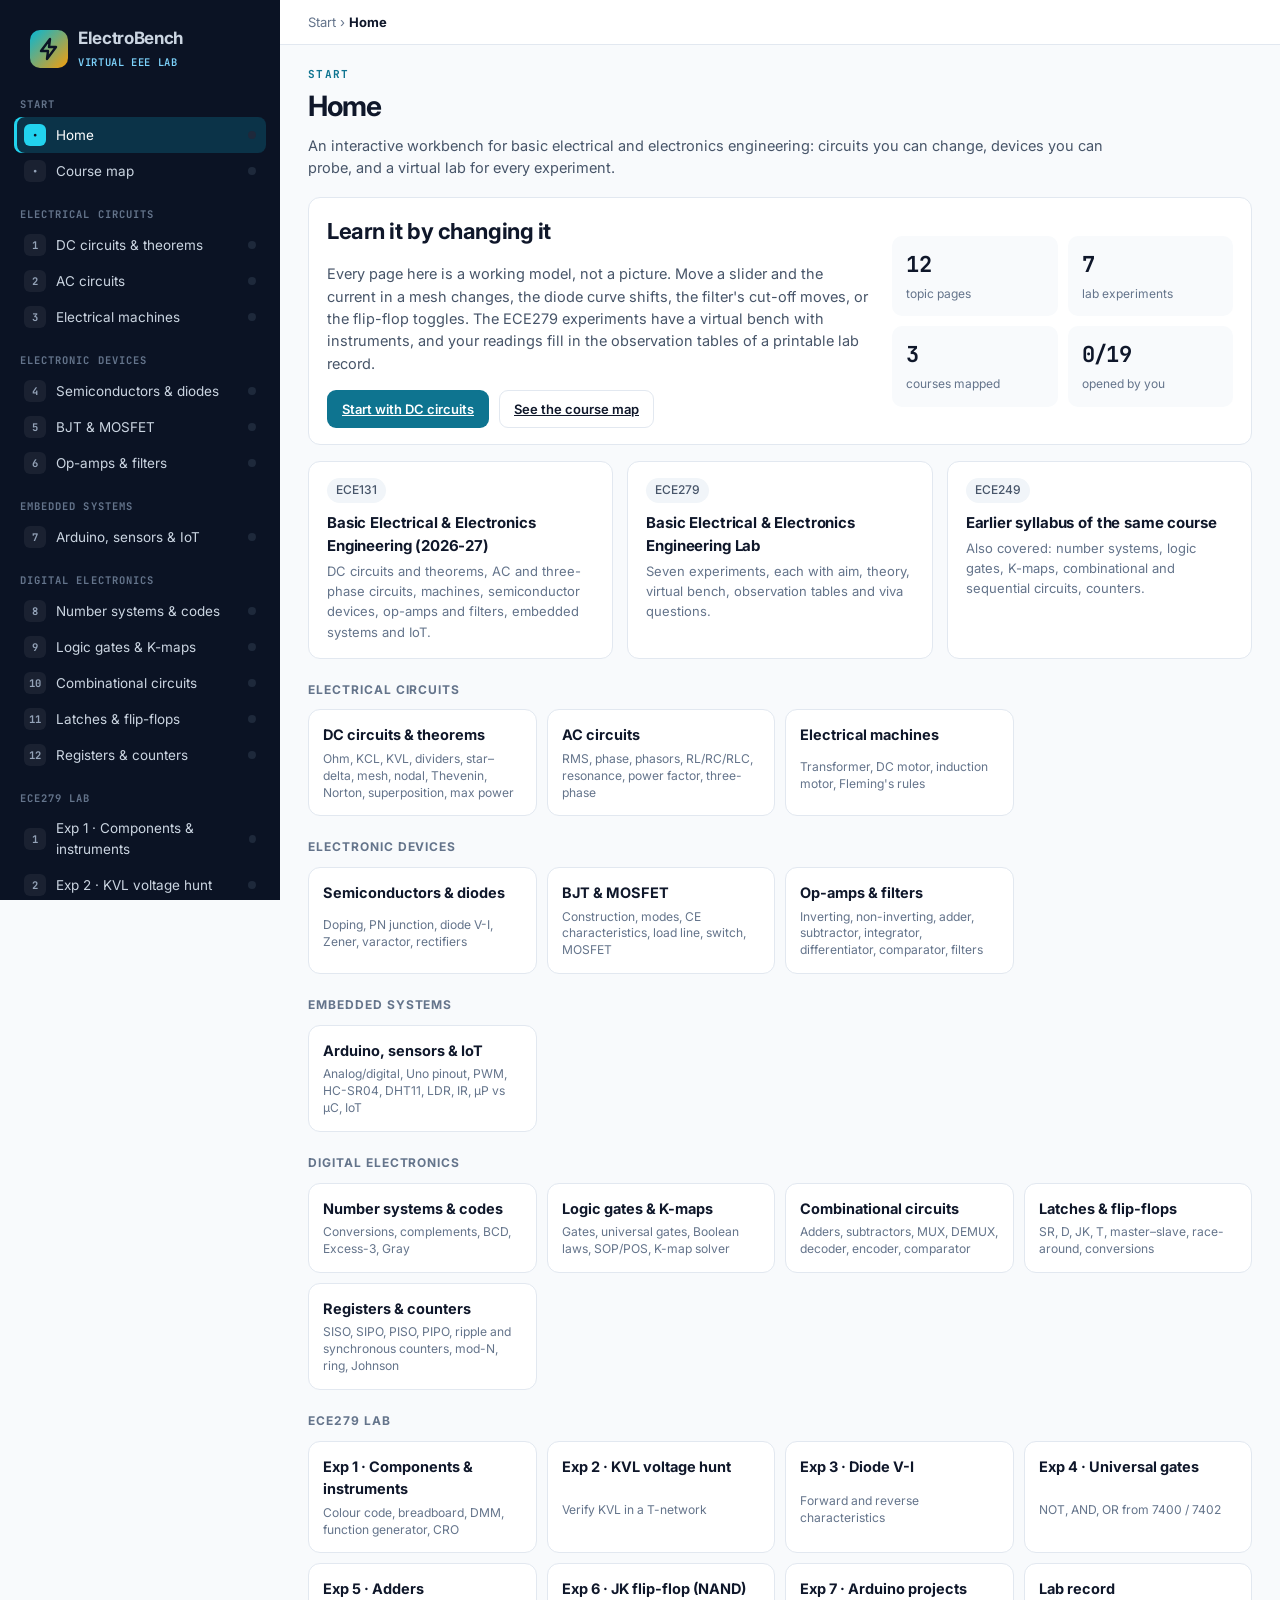
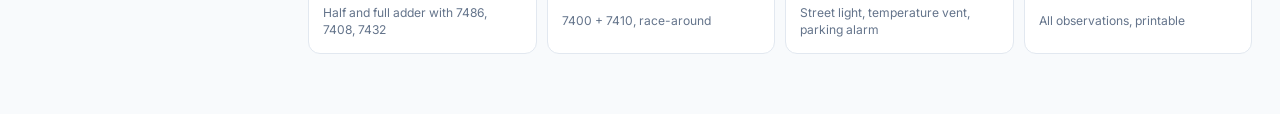
<file: index.html>
<!DOCTYPE html>
<html lang="en">
<head>
    <meta charset="UTF-8">
    <meta name="viewport" content="width=device-width, initial-scale=1.0">
    <title>ElectroBench | A virtual electrical and electronics lab</title>
    <meta name="description" content="ElectroBench is a virtual electrical and electronics lab in the browser: circuit theorems, AC phasors, diodes, transistors, op-amps, logic gates, K-maps, flip-flops, counters, Arduino projects and seven lab experiments with a multimeter and oscilloscope.">
    <meta name="theme-color" content="#0b1324">
    <link rel="icon" href="assets/favicon.svg" type="image/svg+xml">
    <link rel="preconnect" href="https://fonts.googleapis.com">
    <link rel="preconnect" href="https://fonts.gstatic.com" crossorigin>
    <link href="https://fonts.googleapis.com/css2?family=Inter:wght@400;500;600;700;800&family=JetBrains+Mono:wght@400;500;700&display=swap" rel="stylesheet">
    <link rel="stylesheet" href="css/style.css">
    <link rel="stylesheet" href="css/pages.css">
</head>
<body>
    <noscript><p style="padding:20px">ElectroBench is an interactive lab, so it needs JavaScript turned on.</p></noscript>
    <div class="shell">
        <aside class="side" id="side" aria-label="Topics">
            <a class="brand" href="#/home">
                <span class="brand__logo"><svg viewBox="0 0 24 24" aria-hidden="true"><path d="M13 2 4 14h7l-1 8 9-12h-7z"/></svg></span>
                <span><b>ElectroBench</b><small>VIRTUAL EEE LAB</small></span>
            </a>
            <nav id="nav"></nav>
        </aside>
        <div class="main">
            <header class="topbar">
                <button type="button" class="topbar__menu" id="menu-button" aria-controls="side" aria-expanded="false">☰ Topics</button>
                <div class="crumbs" id="crumbs"></div>
                <div class="topbar__tags" id="tags"></div>
            </header>
            <main class="page" id="page" tabindex="-1"></main>
        </div>
    </div>
    <script type="module" src="js/main.js"></script>
</body>
</html>
</file>
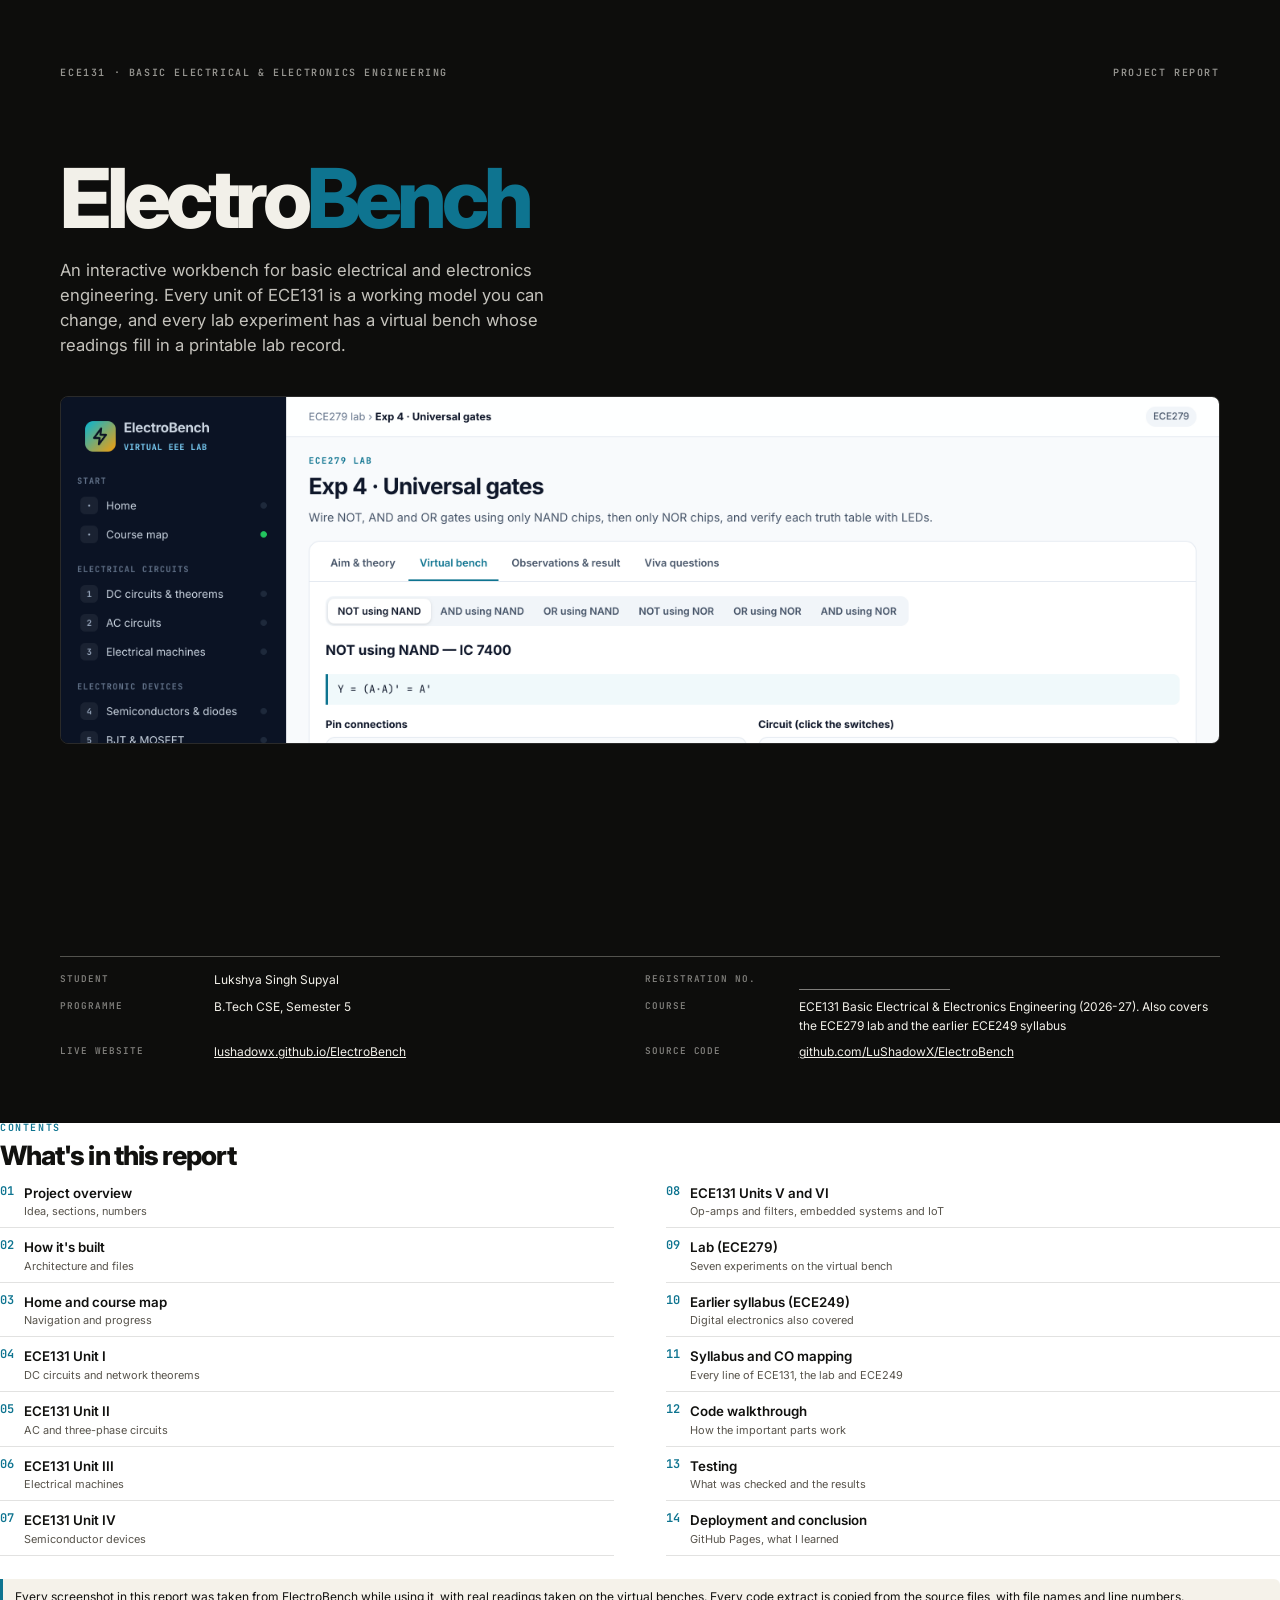
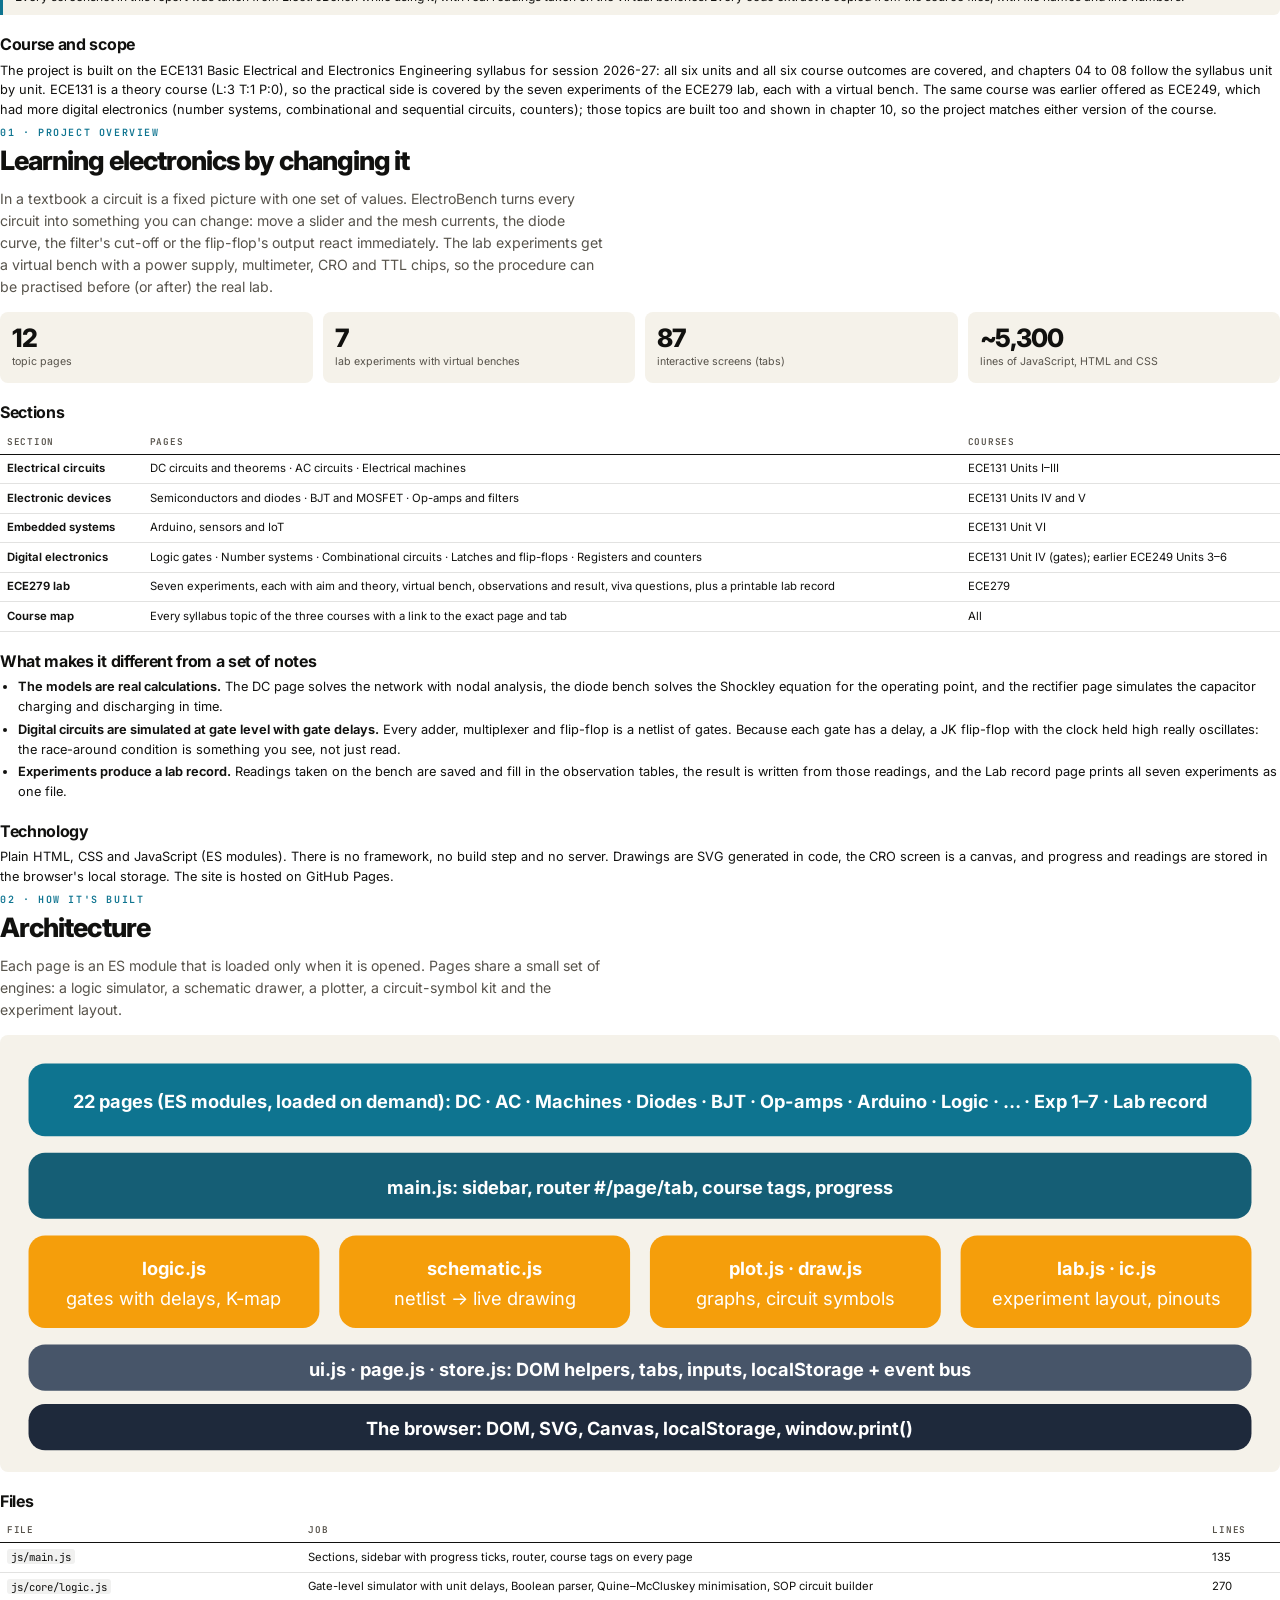
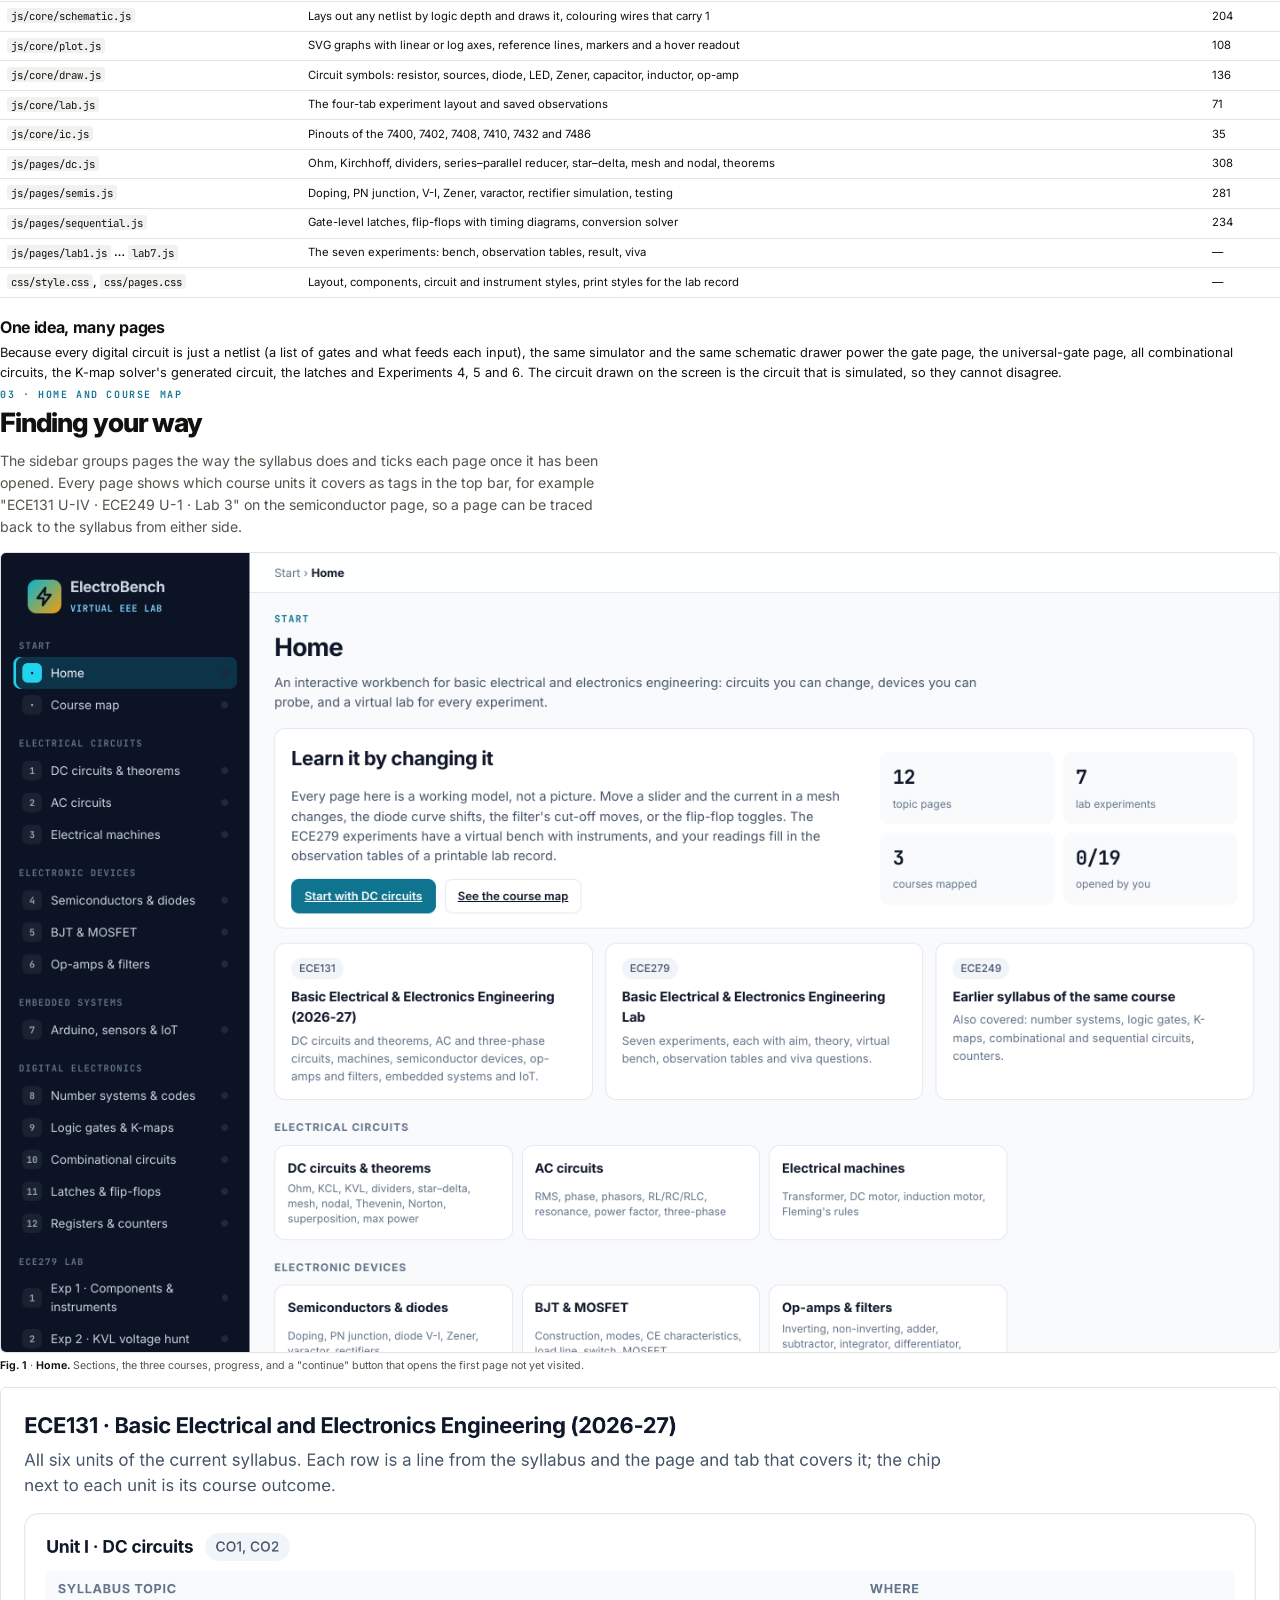
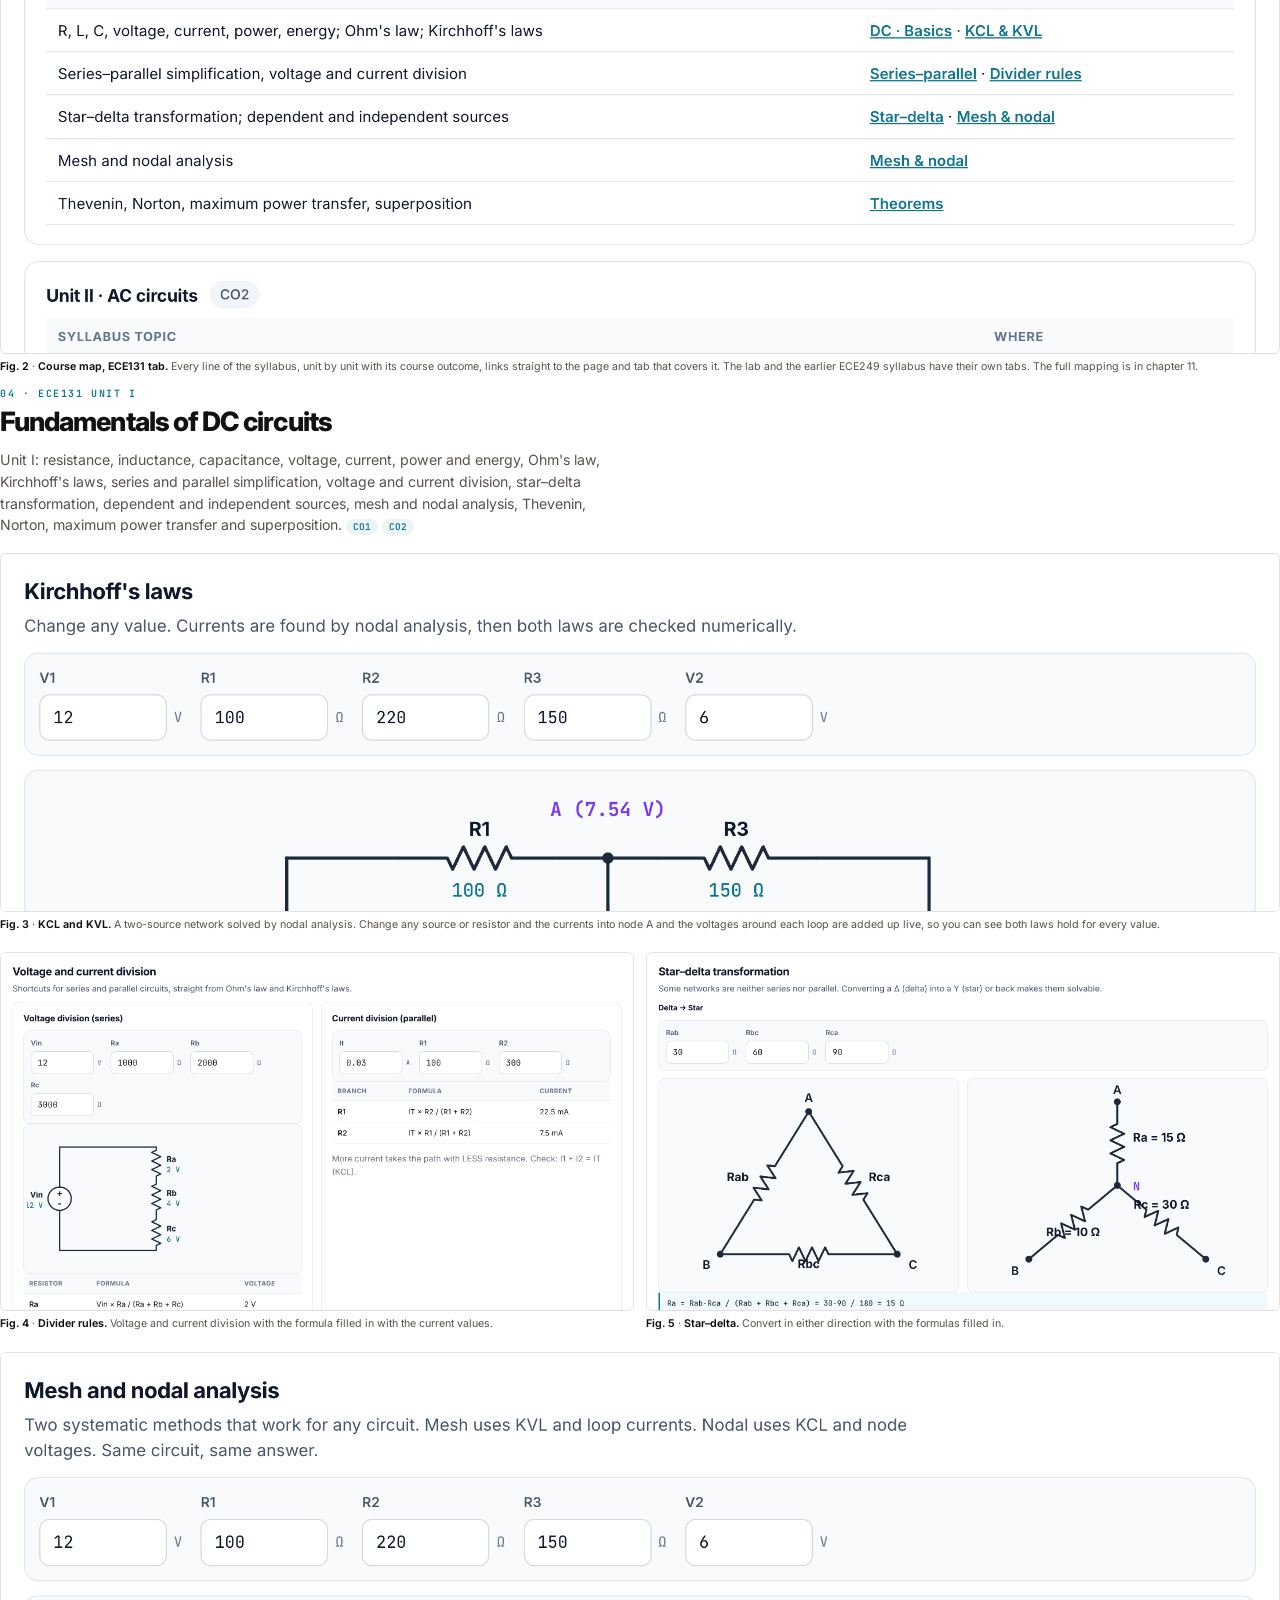
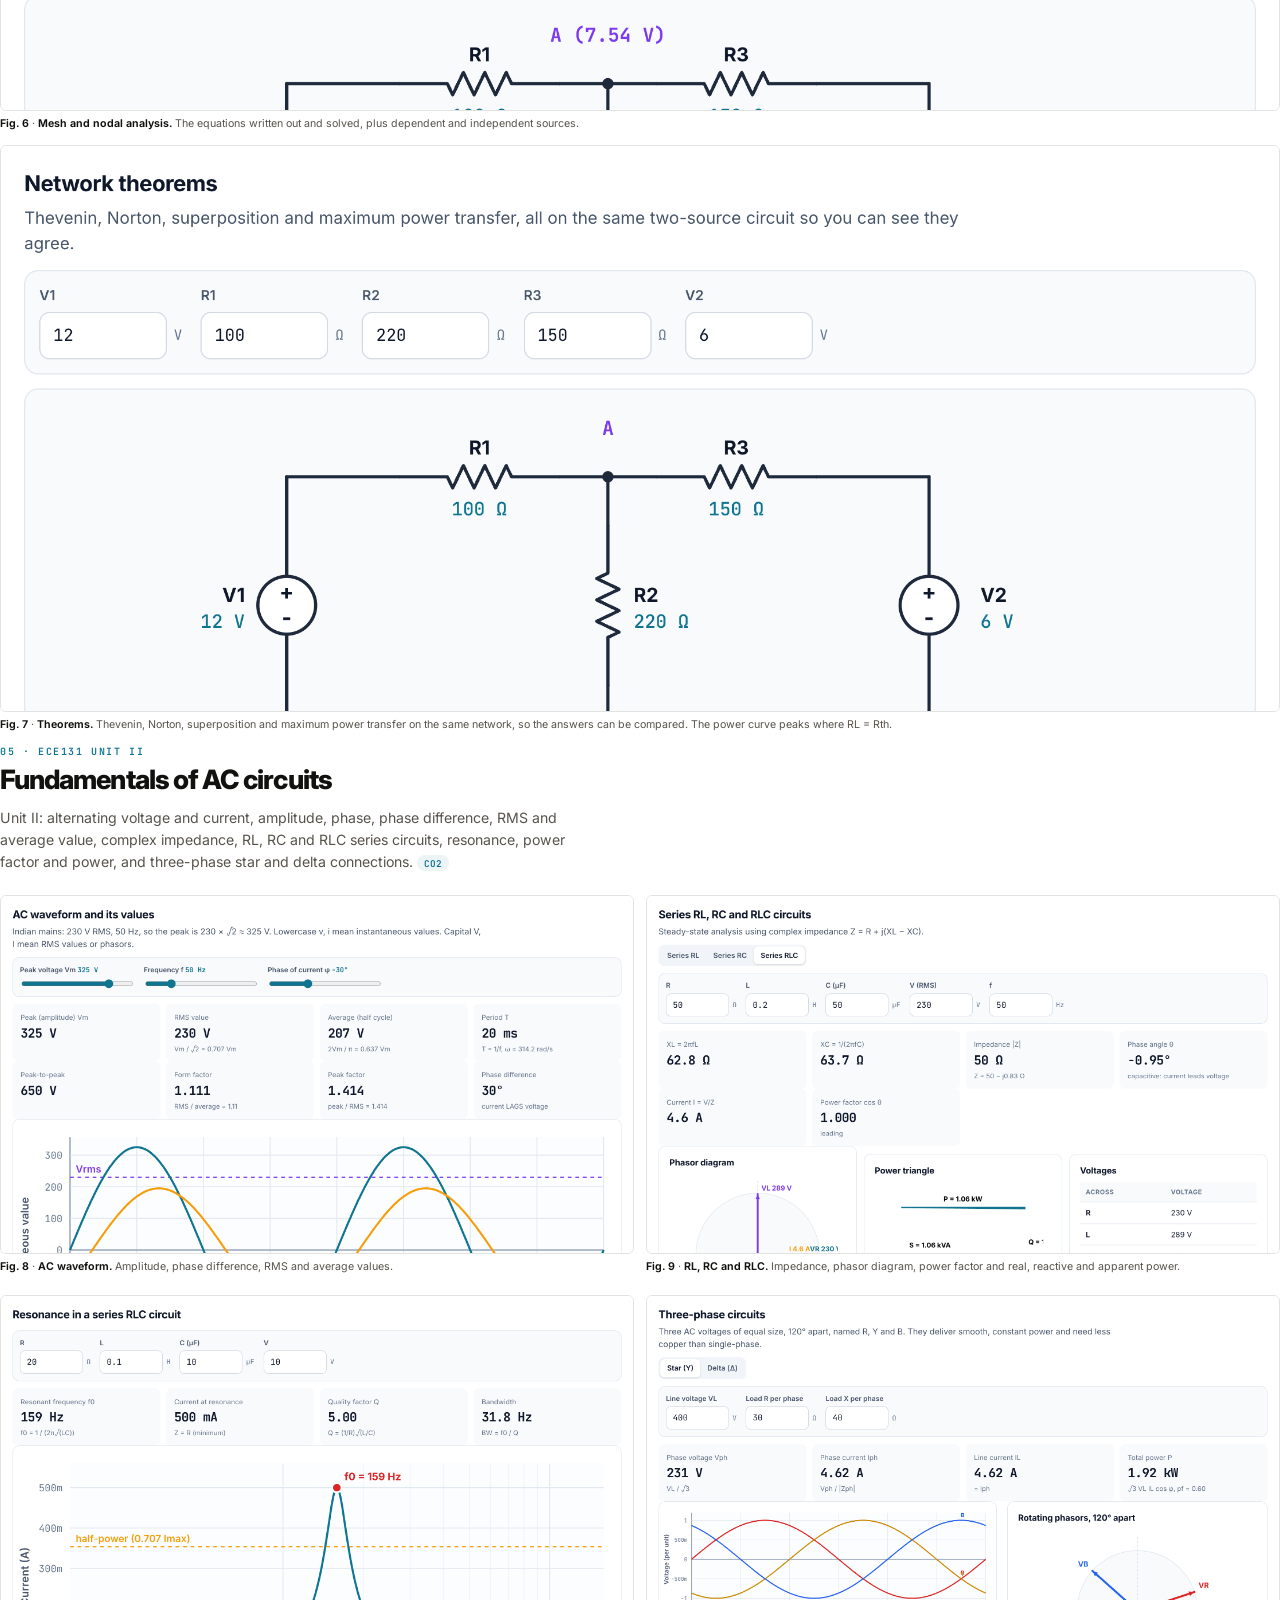
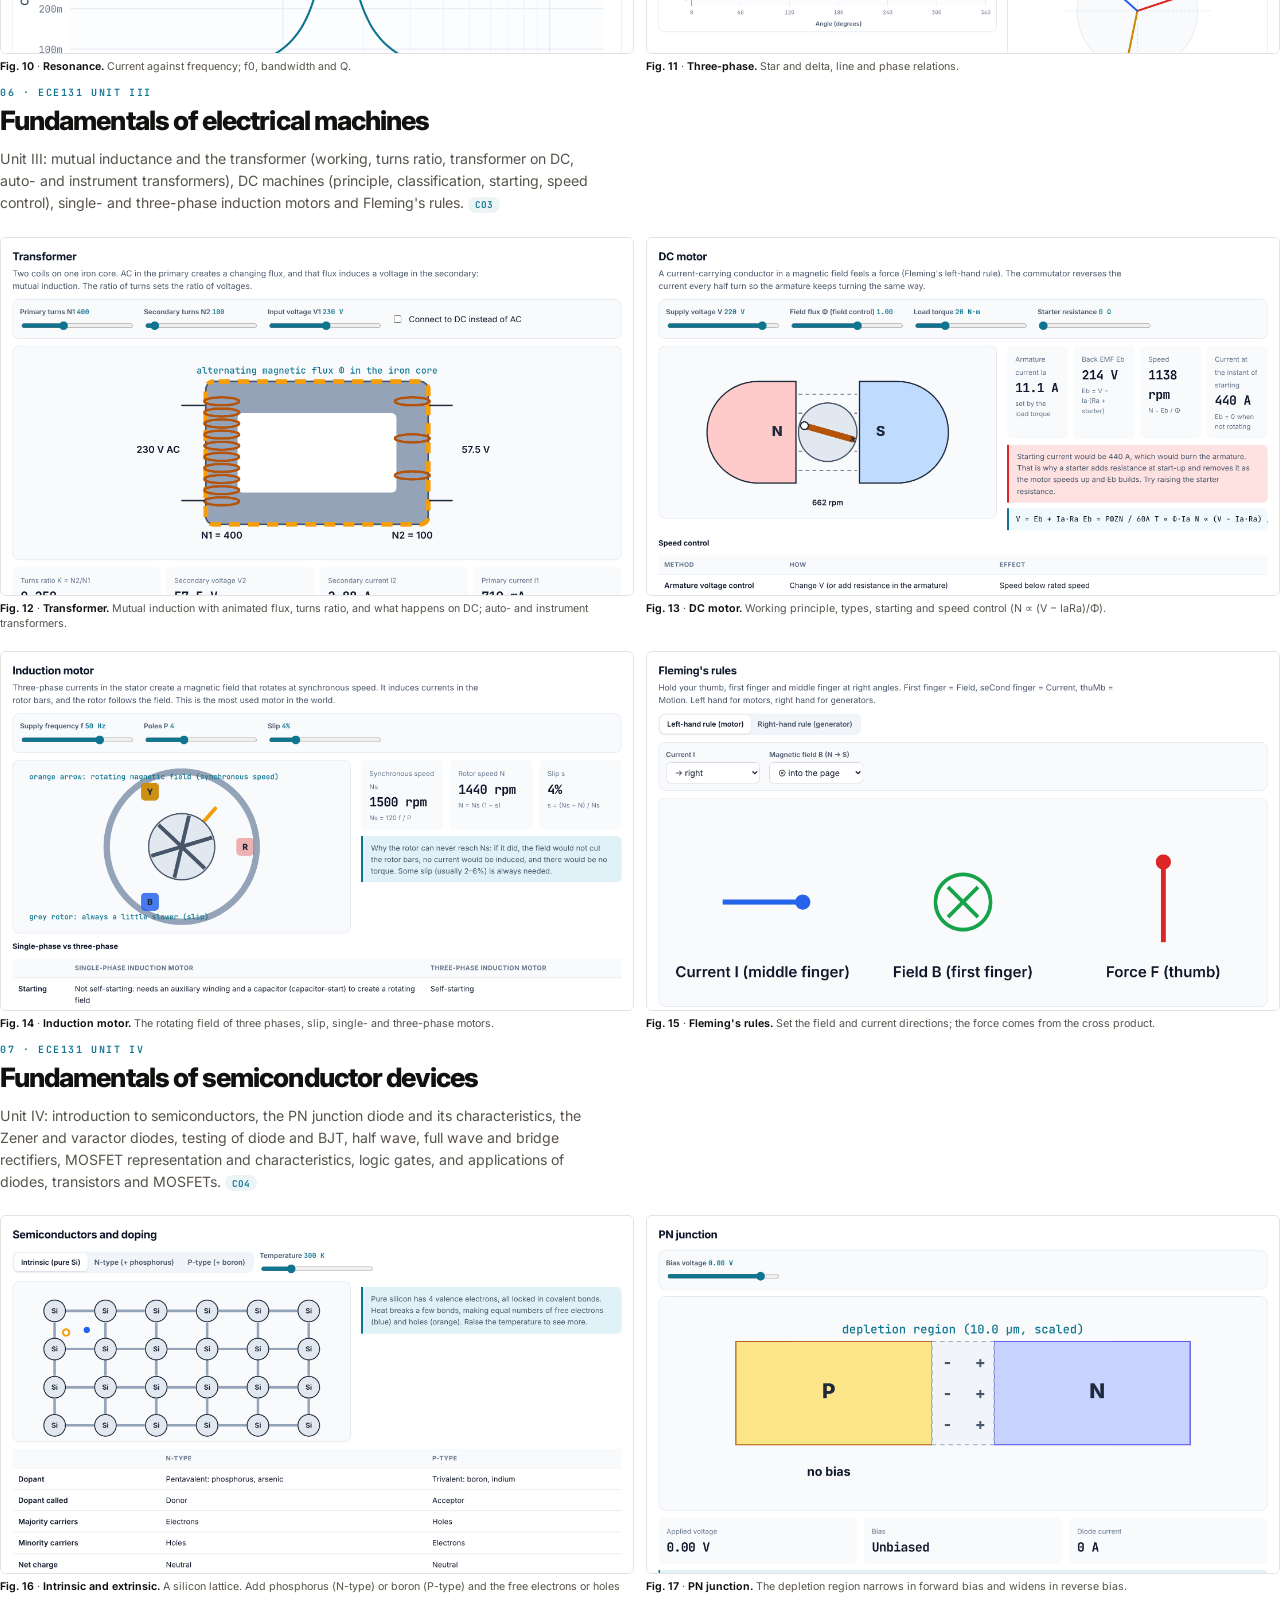
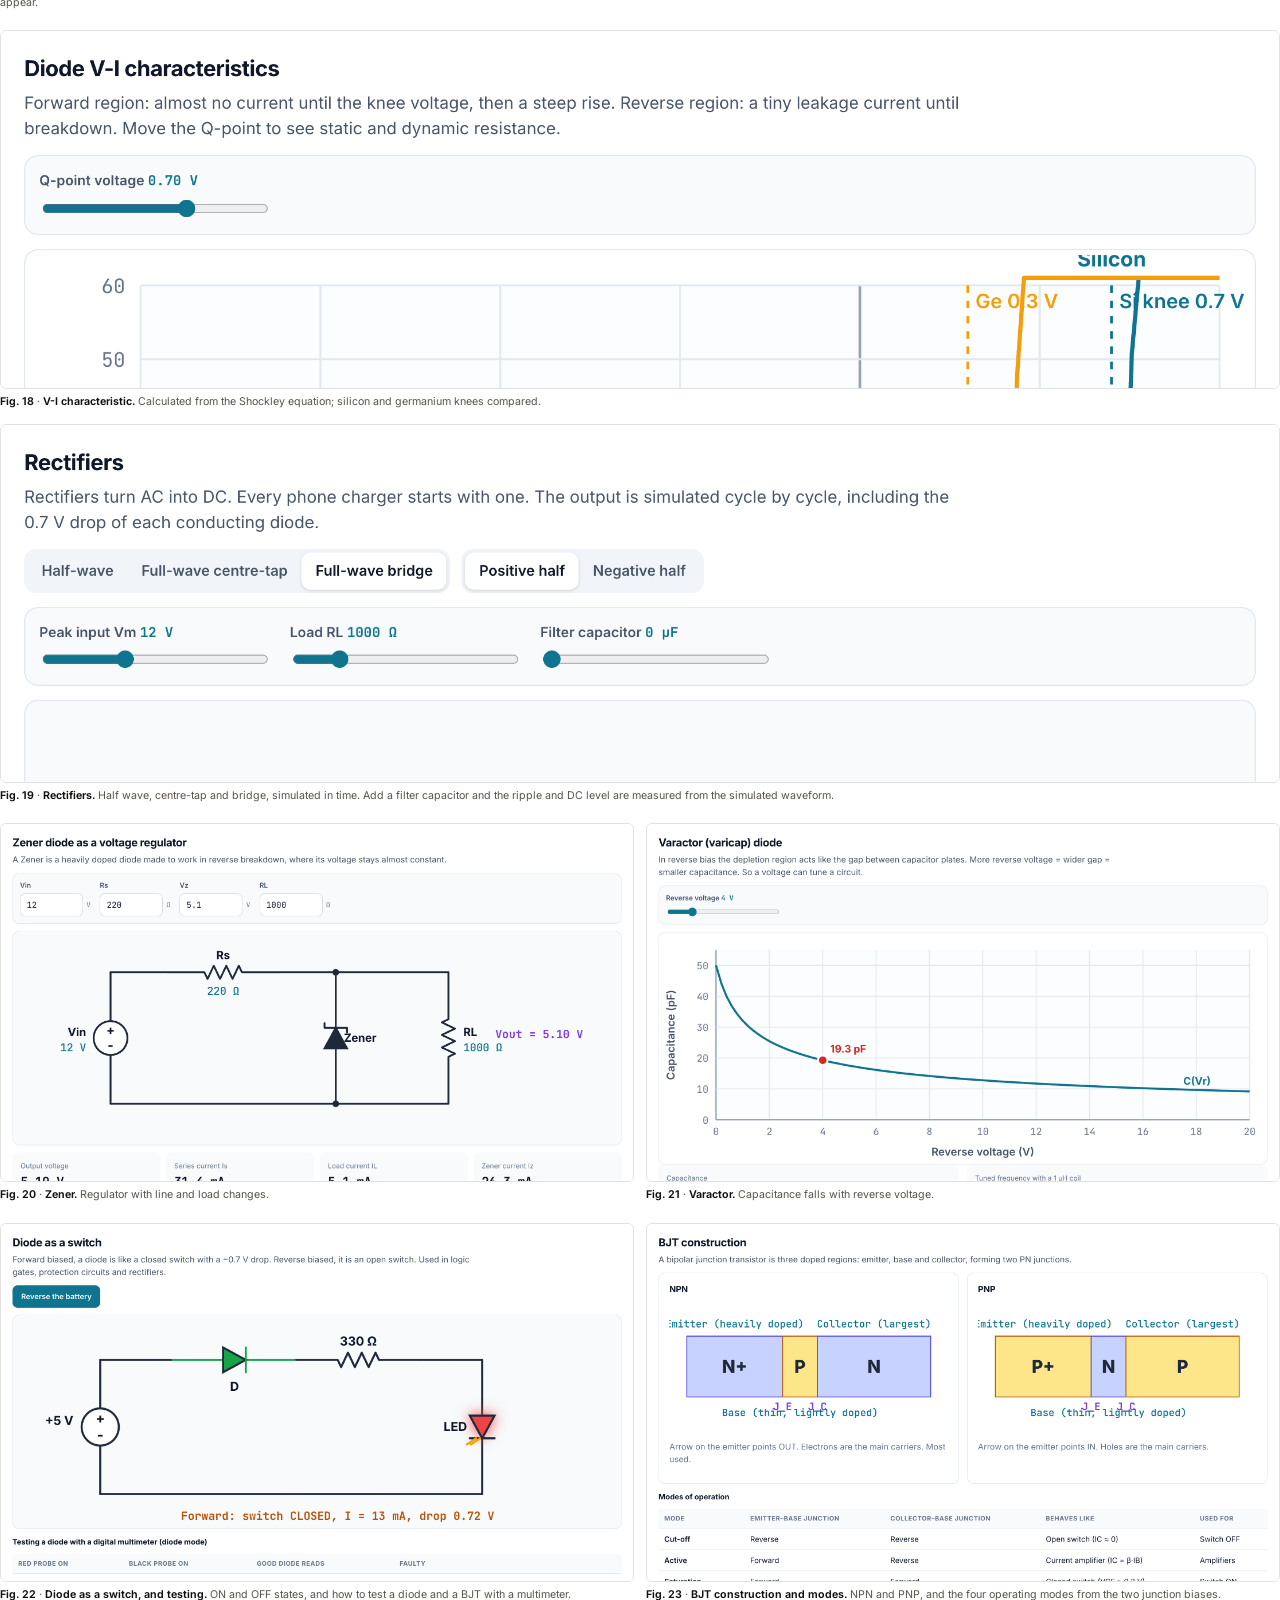
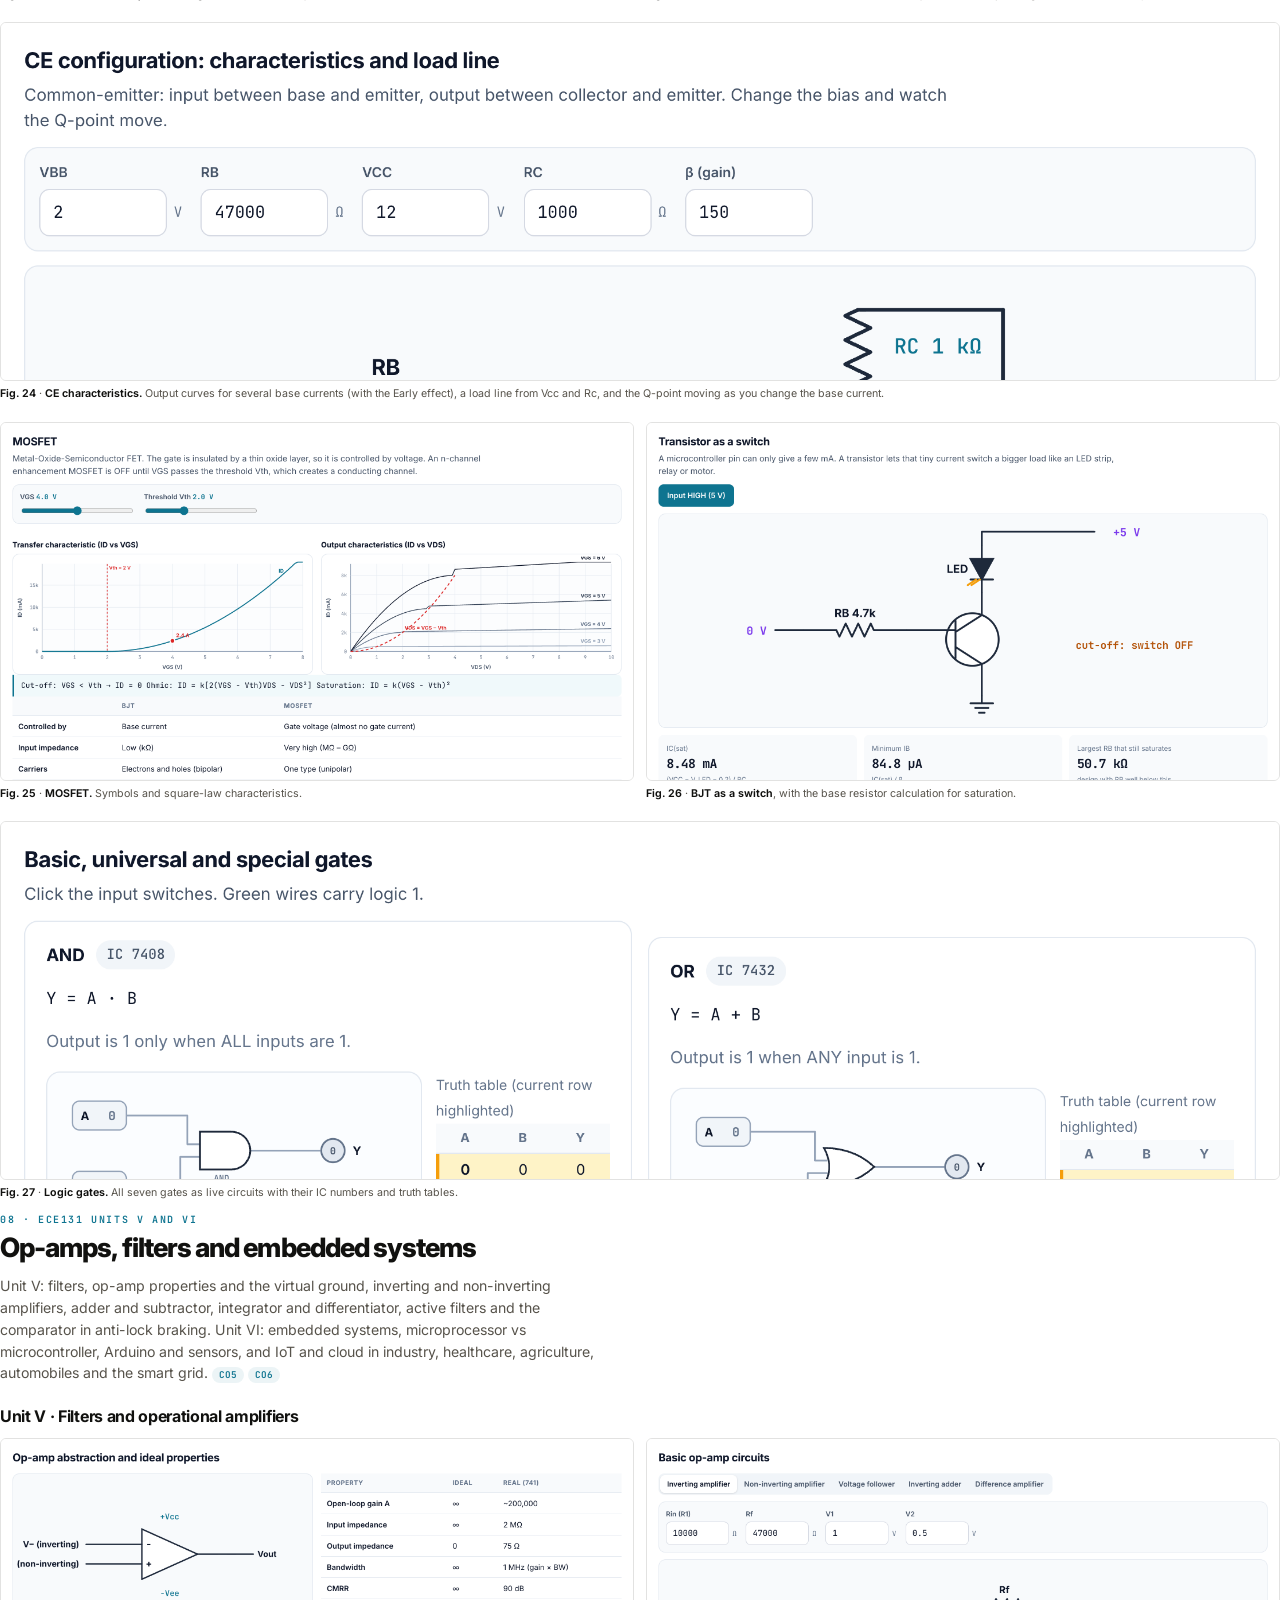
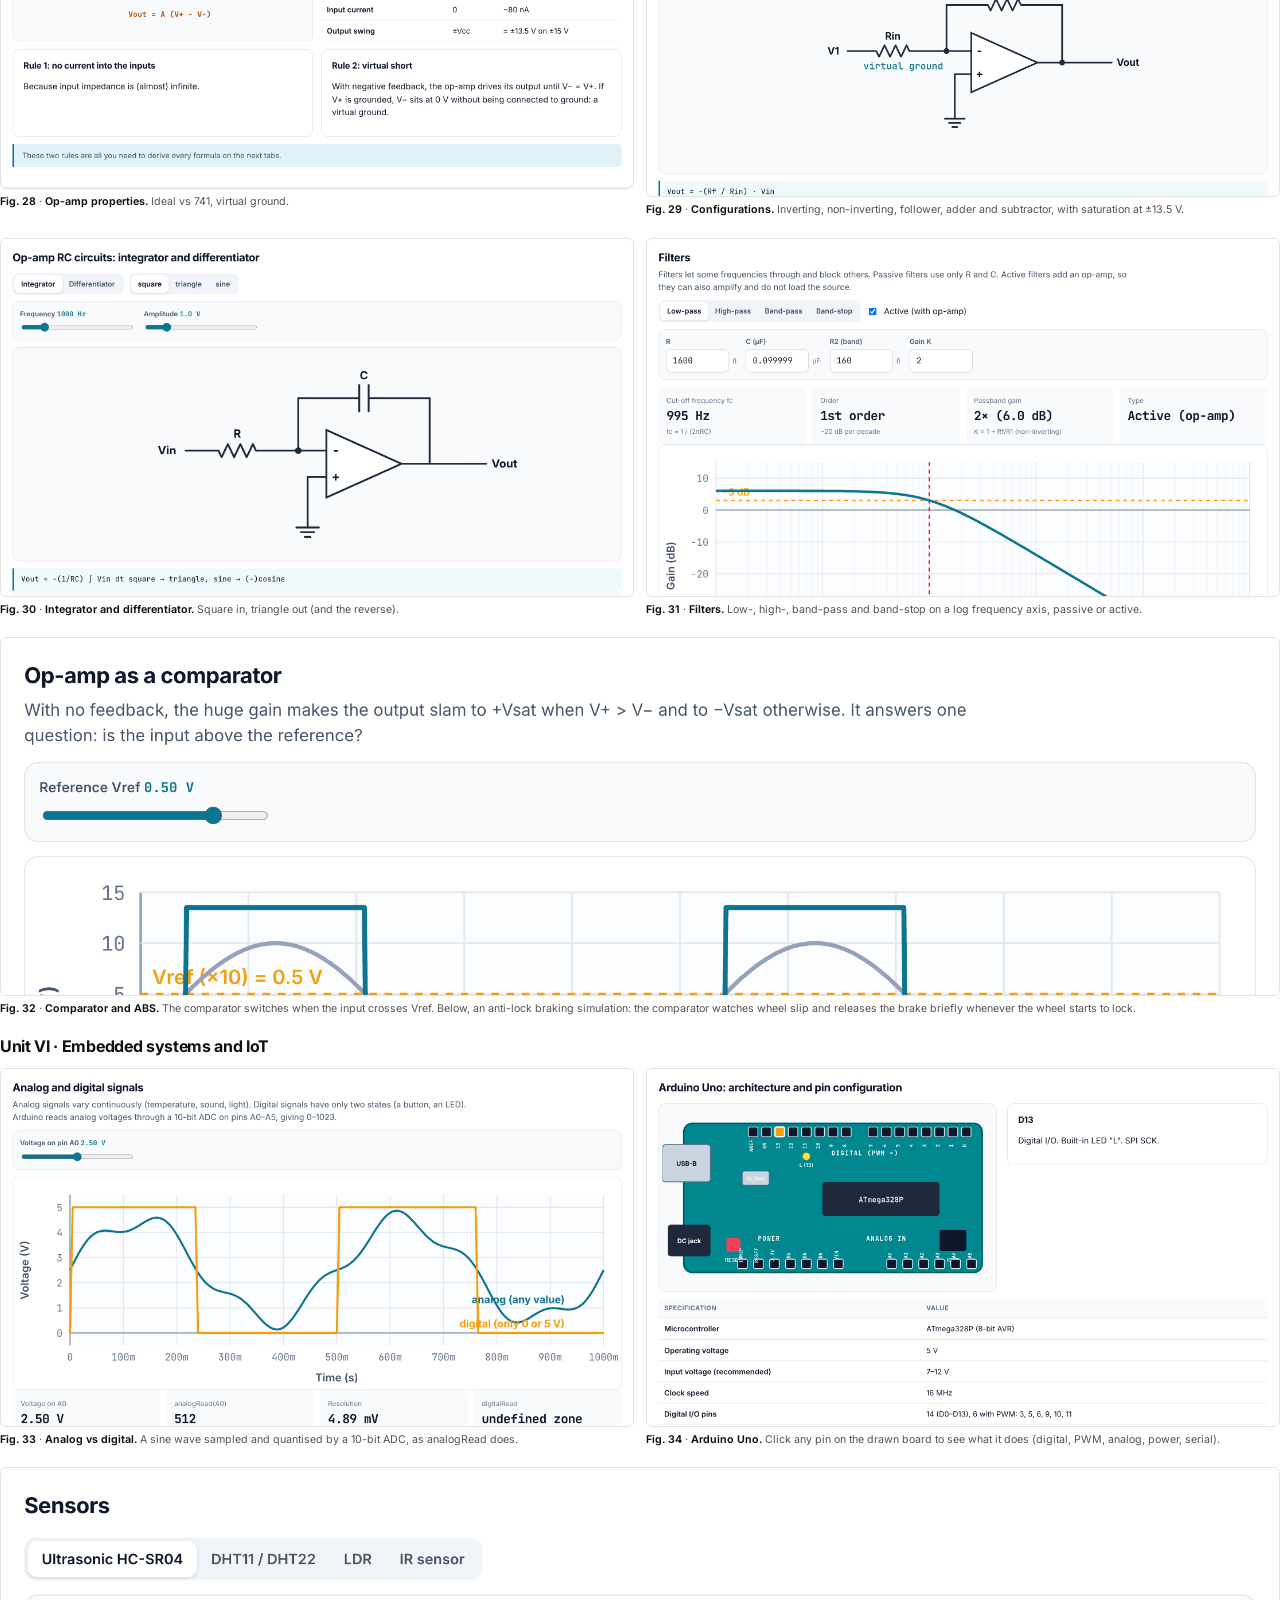
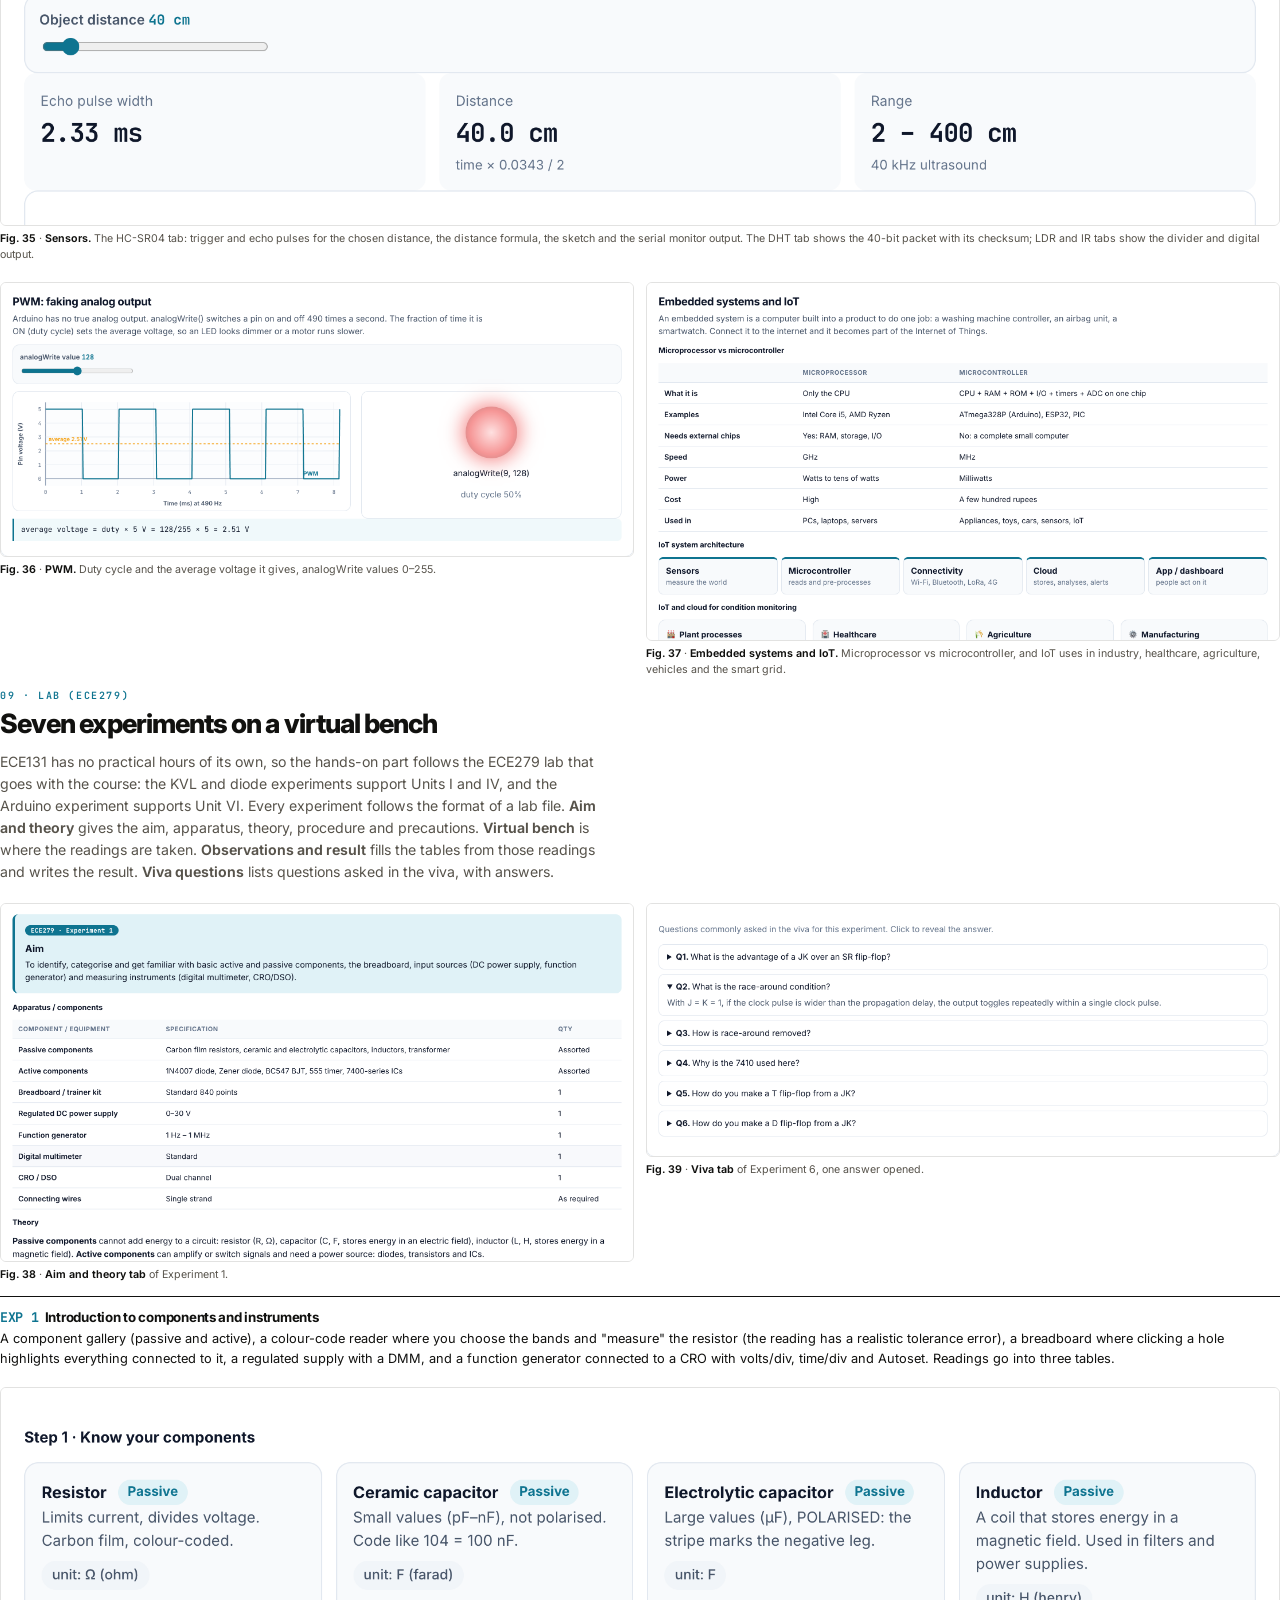
<file: docs/ElectroBench_Report.html>
<!DOCTYPE html>
<html lang="en">
<head>
<meta charset="UTF-8">
<title>ElectroBench | ECE249 · ECE279 · ECE131 Project Report</title>
<link href="https://fonts.googleapis.com/css2?family=Inter:wght@400;500;600;700;800&family=JetBrains+Mono:wght@400;600&display=swap" rel="stylesheet">
<style>
    :root { --ink: #11110f; --muted: #57534b; --faint: #8e897e; --line: #11110f1f; --accent: #0e7490; --paper: #f5f2ea; --code: #1b1b19; --green: #2f7a46; }
    @page { size: A4; margin: 15mm 14mm 16mm; }
    @page :first { margin: 0; }
    * { box-sizing: border-box; }
    html { -webkit-print-color-adjust: exact; print-color-adjust: exact; }
    body { margin: 0; color: var(--ink); font: 9.6pt/1.55 'Inter', -apple-system, 'Segoe UI', sans-serif; }
    h1, h2, h3, h4 { letter-spacing: -0.02em; line-height: 1.2; break-after: avoid; }
    h2 { margin: 0 0 12px; font-size: 20pt; font-weight: 800; letter-spacing: -0.035em; }
    h3 { margin: 20px 0 6px; font-size: 12pt; font-weight: 700; }
    h4 { margin: 14px 0 4px; font-size: 10pt; font-weight: 700; }
    p { margin: 0 0 8px; }
    a { color: var(--ink); }
    ul, ol { margin: 4px 0 10px; padding-left: 18px; }
    li { margin-bottom: 3px; }
    code { padding: 0.5px 4px; background: #11110f0f; border-radius: 3px; font: 8pt 'JetBrains Mono', ui-monospace, monospace; }
    b, strong { font-weight: 650; }

    .chapter { break-before: page; }
    .kicker { margin: 0 0 6px; color: var(--accent); font: 600 7.5pt/1 'JetBrains Mono', monospace; letter-spacing: 0.16em; text-transform: uppercase; }
    .lead { max-width: 160mm; margin-bottom: 14px; color: var(--muted); font-size: 10.6pt; line-height: 1.55; }

    table { width: 100%; margin: 8px 0 14px; border-collapse: collapse; font-size: 8.5pt; }
    th, td { padding: 5.5px 7px; text-align: left; vertical-align: top; border-bottom: 1px solid var(--line); }
    thead th { color: var(--muted); font: 600 7pt/1.3 'JetBrains Mono', monospace; letter-spacing: 0.08em; text-transform: uppercase; border-bottom: 1.5px solid var(--ink); }
    tbody th { font-weight: 650; }
    tr { break-inside: avoid; }
    .t-topics tbody th { width: 27%; }
    .t-topics td:last-child { width: 13%; color: var(--accent); font: 600 7.6pt 'JetBrains Mono', monospace; white-space: nowrap; }
    .ok { color: var(--green); font-weight: 700; }

    figure { margin: 6px 0 14px; break-inside: avoid; }
    figure img { display: block; width: 100%; border: 1px solid var(--line); border-radius: 6px; }
    figcaption { margin-top: 5px; color: var(--muted); font-size: 8pt; line-height: 1.45; }
    figcaption b { color: var(--ink); }
    .grid2 { display: grid; grid-template-columns: 1fr 1fr; gap: 0 12px; align-items: start; }
    .grid3 { display: grid; grid-template-columns: repeat(3, 1fr); gap: 0 10px; align-items: start; }
    .grid4 { display: grid; grid-template-columns: repeat(4, 1fr); gap: 0 10px; align-items: start; }
    .fig-phone { max-width: 70mm; }
    .fig-phone img { max-height: 125mm; object-fit: cover; object-position: top; }
    .fig-tall img { max-height: 150mm; object-fit: cover; object-position: top; }
    .fig-short img { max-height: 95mm; object-fit: cover; object-position: top; }

    pre { margin: 6px 0 12px; padding: 10px 12px; overflow: hidden; color: #ecebe6; background: var(--code); border-radius: 6px; font: 7.4pt/1.5 'JetBrains Mono', ui-monospace, monospace; white-space: pre-wrap; break-inside: avoid; }
    pre .file { display: block; margin-bottom: 6px; color: #7dd3e6; font-weight: 600; }
    .walk { display: grid; grid-template-columns: 1.15fr 1fr; gap: 14px; align-items: start; break-inside: avoid; margin-bottom: 6px; }
    .walk pre { margin-top: 0; }
    .walk p, .walk li { font-size: 8.8pt; }
    .tags { margin: 6px 0 0; }
    .tag { display: inline-block; margin: 0 4px 4px 0; padding: 1.5px 7px; color: var(--accent); background: #0e749014; border-radius: 99px; font: 600 7pt 'JetBrains Mono', monospace; }

    .note { margin: 8px 0 12px; padding: 9px 12px; background: var(--paper); border-left: 3px solid var(--accent); border-radius: 0 6px 6px 0; font-size: 9pt; }
    .stats { display: grid; grid-template-columns: repeat(4, 1fr); gap: 10px; margin: 12px 0 16px; }
    .stat { padding: 12px; background: var(--paper); border-radius: 8px; }
    .stat b { display: block; font-size: 19pt; font-weight: 800; letter-spacing: -0.04em; line-height: 1.1; }
    .stat span { color: var(--muted); font-size: 8pt; }
    .co-cards { display: grid; grid-template-columns: repeat(3, 1fr); gap: 8px; margin: 10px 0 14px; }
    .co-card { padding: 10px 11px; background: var(--paper); border-radius: 8px; font-size: 8.4pt; break-inside: avoid; }
    .co-card b { display: block; margin-bottom: 2px; color: var(--accent); font: 700 8.5pt 'JetBrains Mono', monospace; }
    .co-card em { display: block; margin-top: 5px; color: var(--muted); font-style: normal; font-size: 7.8pt; }
    .prac { padding: 12px 0 4px; border-top: 1.5px solid var(--ink); break-inside: avoid; }
    .prac h4 { margin: 0 0 4px; }
    .prac h4 span { color: var(--accent); font-family: 'JetBrains Mono', monospace; margin-right: 6px; }
    .toc { columns: 2; column-gap: 14mm; margin-top: 10px; padding: 0; list-style: none; }
    .toc li { display: flex; gap: 10px; margin-bottom: 9px; padding-bottom: 7px; border-bottom: 1px solid var(--line); break-inside: avoid; font-size: 10pt; font-weight: 600; }
    .toc li span { color: var(--accent); font: 600 9pt 'JetBrains Mono', monospace; }
    .toc li small { display: block; color: var(--muted); font-weight: 400; font-size: 8.2pt; }

    /* cover */
    .cover { position: relative; height: 297mm; padding: 18mm 16mm 16mm; overflow: hidden; color: #f2f0e9; background: #0d0d0c; break-after: page; }
    .cover__top { display: flex; justify-content: space-between; color: #f2f0e999; font: 600 7.5pt/1 'JetBrains Mono', monospace; letter-spacing: 0.16em; text-transform: uppercase; }
    .cover h1 { margin: 22mm 0 6mm; font-size: 62pt; font-weight: 800; letter-spacing: -0.06em; line-height: 0.9; }
    .cover h1 span { color: var(--accent); }
    .cover__sub { max-width: 140mm; margin: 0 0 10mm; color: #f2f0e9cc; font-size: 12.5pt; line-height: 1.5; }
    .cover__shot { width: 100%; height: 92mm; object-fit: cover; object-position: top; border-radius: 8px; border: 1px solid #ffffff1f; }
    .cover dl { position: absolute; left: 16mm; right: 16mm; bottom: 16mm; display: grid; grid-template-columns: 38mm 1fr 38mm 1fr; gap: 8px 10px; margin: 0; padding-top: 14px; border-top: 1px solid #f2f0e94d; font-size: 9pt; }
    .cover dt { color: #f2f0e980; font: 600 7pt/1.8 'JetBrains Mono', monospace; letter-spacing: 0.1em; text-transform: uppercase; }
    .cover dd { margin: 0; }
    .cover a { color: #f2f0e9; }
    .blank { display: inline-block; min-width: 40mm; border-bottom: 1px solid #f2f0e980; }

    .diagram { margin: 6px 0 14px; padding: 12px; background: var(--paper); border-radius: 8px; break-inside: avoid; }
    .diagram svg { display: block; width: 100%; height: auto; }
</style>
</head>
<body>

<!-- ============ COVER ============ -->
<section class="cover">
    <div class="cover__top"><span>ECE131 · Basic Electrical &amp; Electronics Engineering</span><span>Project report</span></div>
    <h1>Electro<span>Bench</span></h1>
    <p class="cover__sub">An interactive workbench for basic electrical and electronics engineering. Every unit of ECE131 is a working model you can change, and every lab experiment has a virtual bench whose readings fill in a printable lab record.</p>
    <img class="cover__shot" src="images/lab-window.png" alt="">
    <dl>
        <dt>Student</dt><dd>Lukshya Singh Supyal</dd>
        <dt>Registration no.</dt><dd><span class="blank">&nbsp;</span></dd>
        <dt>Programme</dt><dd>B.Tech CSE, Semester 5</dd>
        <dt>Course</dt><dd>ECE131 Basic Electrical &amp; Electronics Engineering (2026-27). Also covers the ECE279 lab and the earlier ECE249 syllabus</dd>
        <dt>Live website</dt><dd><a href="https://lushadowx.github.io/ElectroBench/">lushadowx.github.io/ElectroBench</a></dd>
        <dt>Source code</dt><dd><a href="https://github.com/LuShadowX/ElectroBench">github.com/LuShadowX/ElectroBench</a></dd>
    </dl>
</section>

<!-- ============ CONTENTS ============ -->
<section>
    <p class="kicker">Contents</p>
    <h2>What's in this report</h2>
    <ol class="toc">
        <li><span>01</span><div>Project overview<small>Idea, sections, numbers</small></div></li>
        <li><span>02</span><div>How it's built<small>Architecture and files</small></div></li>
        <li><span>03</span><div>Home and course map<small>Navigation and progress</small></div></li>
        <li><span>04</span><div>ECE131 Unit I<small>DC circuits and network theorems</small></div></li>
        <li><span>05</span><div>ECE131 Unit II<small>AC and three-phase circuits</small></div></li>
        <li><span>06</span><div>ECE131 Unit III<small>Electrical machines</small></div></li>
        <li><span>07</span><div>ECE131 Unit IV<small>Semiconductor devices</small></div></li>
        <li><span>08</span><div>ECE131 Units V and VI<small>Op-amps and filters, embedded systems and IoT</small></div></li>
        <li><span>09</span><div>Lab (ECE279)<small>Seven experiments on the virtual bench</small></div></li>
        <li><span>10</span><div>Earlier syllabus (ECE249)<small>Digital electronics also covered</small></div></li>
        <li><span>11</span><div>Syllabus and CO mapping<small>Every line of ECE131, the lab and ECE249</small></div></li>
        <li><span>12</span><div>Code walkthrough<small>How the important parts work</small></div></li>
        <li><span>13</span><div>Testing<small>What was checked and the results</small></div></li>
        <li><span>14</span><div>Deployment and conclusion<small>GitHub Pages, what I learned</small></div></li>
    </ol>
    <div class="note" style="margin-top:14px">Every screenshot in this report was taken from ElectroBench while using it, with real readings taken on the virtual benches. Every code extract is copied from the source files, with file names and line numbers.</div>
    <h3>Course and scope</h3>
    <p>The project is built on the ECE131 Basic Electrical and Electronics Engineering syllabus for session 2026-27: all six units and all six course outcomes are covered, and chapters 04 to 08 follow the syllabus unit by unit. ECE131 is a theory course (L:3 T:1 P:0), so the practical side is covered by the seven experiments of the ECE279 lab, each with a virtual bench. The same course was earlier offered as ECE249, which had more digital electronics (number systems, combinational and sequential circuits, counters); those topics are built too and shown in chapter 10, so the project matches either version of the course.</p>
</section>

<!-- ============ 01 OVERVIEW ============ -->
<section class="chapter">
    <p class="kicker">01 · Project overview</p>
    <h2>Learning electronics by changing it</h2>
    <p class="lead">In a textbook a circuit is a fixed picture with one set of values. ElectroBench turns every circuit into something you can change: move a slider and the mesh currents, the diode curve, the filter's cut-off or the flip-flop's output react immediately. The lab experiments get a virtual bench with a power supply, multimeter, CRO and TTL chips, so the procedure can be practised before (or after) the real lab.</p>
    <div class="stats">
        <div class="stat"><b>12</b><span>topic pages</span></div>
        <div class="stat"><b>7</b><span>lab experiments with virtual benches</span></div>
        <div class="stat"><b>87</b><span>interactive screens (tabs)</span></div>
        <div class="stat"><b>~5,300</b><span>lines of JavaScript, HTML and CSS</span></div>
    </div>
    <h3>Sections</h3>
    <table>
        <thead><tr><th>Section</th><th>Pages</th><th>Courses</th></tr></thead>
        <tbody>
            <tr><th>Electrical circuits</th><td>DC circuits and theorems · AC circuits · Electrical machines</td><td>ECE131 Units I–III</td></tr>
            <tr><th>Electronic devices</th><td>Semiconductors and diodes · BJT and MOSFET · Op-amps and filters</td><td>ECE131 Units IV and V</td></tr>
            <tr><th>Embedded systems</th><td>Arduino, sensors and IoT</td><td>ECE131 Unit VI</td></tr>
            <tr><th>Digital electronics</th><td>Logic gates · Number systems · Combinational circuits · Latches and flip-flops · Registers and counters</td><td>ECE131 Unit IV (gates); earlier ECE249 Units 3–6</td></tr>
            <tr><th>ECE279 lab</th><td>Seven experiments, each with aim and theory, virtual bench, observations and result, viva questions, plus a printable lab record</td><td>ECE279</td></tr>
            <tr><th>Course map</th><td>Every syllabus topic of the three courses with a link to the exact page and tab</td><td>All</td></tr>
        </tbody>
    </table>
    <h3>What makes it different from a set of notes</h3>
    <ul>
        <li><b>The models are real calculations.</b> The DC page solves the network with nodal analysis, the diode bench solves the Shockley equation for the operating point, and the rectifier page simulates the capacitor charging and discharging in time.</li>
        <li><b>Digital circuits are simulated at gate level with gate delays.</b> Every adder, multiplexer and flip-flop is a netlist of gates. Because each gate has a delay, a JK flip-flop with the clock held high really oscillates: the race-around condition is something you see, not just read.</li>
        <li><b>Experiments produce a lab record.</b> Readings taken on the bench are saved and fill in the observation tables, the result is written from those readings, and the Lab record page prints all seven experiments as one file.</li>
    </ul>
    <h3>Technology</h3>
    <p>Plain HTML, CSS and JavaScript (ES modules). There is no framework, no build step and no server. Drawings are SVG generated in code, the CRO screen is a canvas, and progress and readings are stored in the browser's local storage. The site is hosted on GitHub Pages.</p>
</section>

<!-- ============ 02 ARCHITECTURE ============ -->
<section class="chapter">
    <p class="kicker">02 · How it's built</p>
    <h2>Architecture</h2>
    <p class="lead">Each page is an ES module that is loaded only when it is opened. Pages share a small set of engines: a logic simulator, a schematic drawer, a plotter, a circuit-symbol kit and the experiment layout.</p>
    <div class="diagram">
        <svg viewBox="0 0 760 250" font-family="Inter, sans-serif" font-size="11">
            <rect x="10" y="10" width="740" height="44" rx="10" fill="#0e7490"/><text x="380" y="37" text-anchor="middle" fill="#fff" font-weight="700">22 pages (ES modules, loaded on demand): DC · AC · Machines · Diodes · BJT · Op-amps · Arduino · Logic · … · Exp 1–7 · Lab record</text>
            <rect x="10" y="64" width="740" height="40" rx="10" fill="#155e75"/><text x="380" y="89" text-anchor="middle" fill="#fff" font-weight="700">main.js: sidebar, router #/page/tab, course tags, progress</text>
            <rect x="10" y="114" width="176" height="56" rx="10" fill="#f59e0b"/><text x="98" y="138" text-anchor="middle" fill="#fff" font-weight="700">logic.js</text><text x="98" y="156" text-anchor="middle" fill="#fff">gates with delays, K-map</text>
            <rect x="198" y="114" width="176" height="56" rx="10" fill="#f59e0b"/><text x="286" y="138" text-anchor="middle" fill="#fff" font-weight="700">schematic.js</text><text x="286" y="156" text-anchor="middle" fill="#fff">netlist → live drawing</text>
            <rect x="386" y="114" width="176" height="56" rx="10" fill="#f59e0b"/><text x="474" y="138" text-anchor="middle" fill="#fff" font-weight="700">plot.js · draw.js</text><text x="474" y="156" text-anchor="middle" fill="#fff">graphs, circuit symbols</text>
            <rect x="574" y="114" width="176" height="56" rx="10" fill="#f59e0b"/><text x="662" y="138" text-anchor="middle" fill="#fff" font-weight="700">lab.js · ic.js</text><text x="662" y="156" text-anchor="middle" fill="#fff">experiment layout, pinouts</text>
            <rect x="10" y="180" width="740" height="28" rx="10" fill="#475569"/><text x="380" y="199" text-anchor="middle" fill="#fff" font-weight="700">ui.js · page.js · store.js: DOM helpers, tabs, inputs, localStorage + event bus</text>
            <rect x="10" y="216" width="740" height="28" rx="10" fill="#1e293b"/><text x="380" y="235" text-anchor="middle" fill="#fff" font-weight="700">The browser: DOM, SVG, Canvas, localStorage, window.print()</text>
        </svg>
    </div>
    <h3>Files</h3>
    <table>
        <thead><tr><th>File</th><th>Job</th><th>Lines</th></tr></thead>
        <tbody>
            <tr><th><code>js/main.js</code></th><td>Sections, sidebar with progress ticks, router, course tags on every page</td><td>135</td></tr>
            <tr><th><code>js/core/logic.js</code></th><td>Gate-level simulator with unit delays, Boolean parser, Quine–McCluskey minimisation, SOP circuit builder</td><td>270</td></tr>
            <tr><th><code>js/core/schematic.js</code></th><td>Lays out any netlist by logic depth and draws it, colouring wires that carry 1</td><td>204</td></tr>
            <tr><th><code>js/core/plot.js</code></th><td>SVG graphs with linear or log axes, reference lines, markers and a hover readout</td><td>108</td></tr>
            <tr><th><code>js/core/draw.js</code></th><td>Circuit symbols: resistor, sources, diode, LED, Zener, capacitor, inductor, op-amp</td><td>136</td></tr>
            <tr><th><code>js/core/lab.js</code></th><td>The four-tab experiment layout and saved observations</td><td>71</td></tr>
            <tr><th><code>js/core/ic.js</code></th><td>Pinouts of the 7400, 7402, 7408, 7410, 7432 and 7486</td><td>35</td></tr>
            <tr><th><code>js/pages/dc.js</code></th><td>Ohm, Kirchhoff, dividers, series–parallel reducer, star–delta, mesh and nodal, theorems</td><td>308</td></tr>
            <tr><th><code>js/pages/semis.js</code></th><td>Doping, PN junction, V-I, Zener, varactor, rectifier simulation, testing</td><td>281</td></tr>
            <tr><th><code>js/pages/sequential.js</code></th><td>Gate-level latches, flip-flops with timing diagrams, conversion solver</td><td>234</td></tr>
            <tr><th><code>js/pages/lab1.js</code> … <code>lab7.js</code></th><td>The seven experiments: bench, observation tables, result, viva</td><td>—</td></tr>
            <tr><th><code>css/style.css</code>, <code>css/pages.css</code></th><td>Layout, components, circuit and instrument styles, print styles for the lab record</td><td>—</td></tr>
        </tbody>
    </table>
    <h3>One idea, many pages</h3>
    <p>Because every digital circuit is just a netlist (a list of gates and what feeds each input), the same simulator and the same schematic drawer power the gate page, the universal-gate page, all combinational circuits, the K-map solver's generated circuit, the latches and Experiments 4, 5 and 6. The circuit drawn on the screen is the circuit that is simulated, so they cannot disagree.</p>
</section>

<!-- ============ 03 HOME + MAP ============ -->
<section class="chapter">
    <p class="kicker">03 · Home and course map</p>
    <h2>Finding your way</h2>
    <p class="lead">The sidebar groups pages the way the syllabus does and ticks each page once it has been opened. Every page shows which course units it covers as tags in the top bar, for example "ECE131 U-IV · ECE249 U-1 · Lab 3" on the semiconductor page, so a page can be traced back to the syllabus from either side.</p>
    <figure class=""><img src="images/home.png" alt=""><figcaption><b>Fig. 1</b> · <b>Home.</b> Sections, the three courses, progress, and a "continue" button that opens the first page not yet visited.</figcaption></figure>
    <figure class="fig-tall"><img src="images/map131.png" alt=""><figcaption><b>Fig. 2</b> · <b>Course map, ECE131 tab.</b> Every line of the syllabus, unit by unit with its course outcome, links straight to the page and tab that covers it. The lab and the earlier ECE249 syllabus have their own tabs. The full mapping is in chapter 11.</figcaption></figure>
</section>


<!-- ============ 04 ============ -->
<section class="chapter">
    <p class="kicker">04 · ECE131 Unit I</p>
    <h2>Fundamentals of DC circuits</h2>
    <p class="lead">Unit I: resistance, inductance, capacitance, voltage, current, power and energy, Ohm's law, Kirchhoff's laws, series and parallel simplification, voltage and current division, star–delta transformation, dependent and independent sources, mesh and nodal analysis, Thevenin, Norton, maximum power transfer and superposition. <span class="tag">CO1</span><span class="tag">CO2</span></p>
    <figure class="fig-short"><img src="images/dc-kirchhoff.png" alt=""><figcaption><b>Fig. 3</b> · <b>KCL and KVL.</b> A two-source network solved by nodal analysis. Change any source or resistor and the currents into node A and the voltages around each loop are added up live, so you can see both laws hold for every value.</figcaption></figure>
    <div class="grid2">
            <figure class="fig-short"><img src="images/dc-dividers.png" alt=""><figcaption><b>Fig. 4</b> · <b>Divider rules.</b> Voltage and current division with the formula filled in with the current values.</figcaption></figure>
            <figure class="fig-short"><img src="images/dc-stardelta.png" alt=""><figcaption><b>Fig. 5</b> · <b>Star–delta.</b> Convert in either direction with the formulas filled in.</figcaption></figure>
    </div>
    <figure class="fig-short"><img src="images/dc-mesh.png" alt=""><figcaption><b>Fig. 6</b> · <b>Mesh and nodal analysis.</b> The equations written out and solved, plus dependent and independent sources.</figcaption></figure>
    <figure class="fig-tall"><img src="images/dc-theorems.png" alt=""><figcaption><b>Fig. 7</b> · <b>Theorems.</b> Thevenin, Norton, superposition and maximum power transfer on the same network, so the answers can be compared. The power curve peaks where RL = Rth.</figcaption></figure>
</section>

<!-- ============ 05 ============ -->
<section class="chapter">
    <p class="kicker">05 · ECE131 Unit II</p>
    <h2>Fundamentals of AC circuits</h2>
    <p class="lead">Unit II: alternating voltage and current, amplitude, phase, phase difference, RMS and average value, complex impedance, RL, RC and RLC series circuits, resonance, power factor and power, and three-phase star and delta connections. <span class="tag">CO2</span></p>
    <div class="grid2">
            <figure class="fig-short"><img src="images/ac-waveform.png" alt=""><figcaption><b>Fig. 8</b> · <b>AC waveform.</b> Amplitude, phase difference, RMS and average values.</figcaption></figure>
            <figure class="fig-short"><img src="images/ac-series.png" alt=""><figcaption><b>Fig. 9</b> · <b>RL, RC and RLC.</b> Impedance, phasor diagram, power factor and real, reactive and apparent power.</figcaption></figure>
    </div>
    <div class="grid2">
            <figure class="fig-short"><img src="images/ac-resonance.png" alt=""><figcaption><b>Fig. 10</b> · <b>Resonance.</b> Current against frequency; f0, bandwidth and Q.</figcaption></figure>
            <figure class="fig-short"><img src="images/ac-threephase.png" alt=""><figcaption><b>Fig. 11</b> · <b>Three-phase.</b> Star and delta, line and phase relations.</figcaption></figure>
    </div>
</section>

<!-- ============ 06 ============ -->
<section class="chapter">
    <p class="kicker">06 · ECE131 Unit III</p>
    <h2>Fundamentals of electrical machines</h2>
    <p class="lead">Unit III: mutual inductance and the transformer (working, turns ratio, transformer on DC, auto- and instrument transformers), DC machines (principle, classification, starting, speed control), single- and three-phase induction motors and Fleming's rules. <span class="tag">CO3</span></p>
    <div class="grid2">
            <figure class="fig-short"><img src="images/m-transformer.png" alt=""><figcaption><b>Fig. 12</b> · <b>Transformer.</b> Mutual induction with animated flux, turns ratio, and what happens on DC; auto- and instrument transformers.</figcaption></figure>
            <figure class="fig-short"><img src="images/m-dcmotor.png" alt=""><figcaption><b>Fig. 13</b> · <b>DC motor.</b> Working principle, types, starting and speed control (N ∝ (V − IaRa)/Φ).</figcaption></figure>
    </div>
    <div class="grid2">
            <figure class="fig-short"><img src="images/m-induction.png" alt=""><figcaption><b>Fig. 14</b> · <b>Induction motor.</b> The rotating field of three phases, slip, single- and three-phase motors.</figcaption></figure>
            <figure class="fig-short"><img src="images/m-fleming.png" alt=""><figcaption><b>Fig. 15</b> · <b>Fleming's rules.</b> Set the field and current directions; the force comes from the cross product.</figcaption></figure>
    </div>
</section>

<!-- ============ 07 ============ -->
<section class="chapter">
    <p class="kicker">07 · ECE131 Unit IV</p>
    <h2>Fundamentals of semiconductor devices</h2>
    <p class="lead">Unit IV: introduction to semiconductors, the PN junction diode and its characteristics, the Zener and varactor diodes, testing of diode and BJT, half wave, full wave and bridge rectifiers, MOSFET representation and characteristics, logic gates, and applications of diodes, transistors and MOSFETs. <span class="tag">CO4</span></p>
    <div class="grid2">
            <figure class="fig-short"><img src="images/s-doping.png" alt=""><figcaption><b>Fig. 16</b> · <b>Intrinsic and extrinsic.</b> A silicon lattice. Add phosphorus (N-type) or boron (P-type) and the free electrons or holes appear.</figcaption></figure>
            <figure class="fig-short"><img src="images/s-junction.png" alt=""><figcaption><b>Fig. 17</b> · <b>PN junction.</b> The depletion region narrows in forward bias and widens in reverse bias.</figcaption></figure>
    </div>
    <figure class="fig-short"><img src="images/s-vi.png" alt=""><figcaption><b>Fig. 18</b> · <b>V-I characteristic.</b> Calculated from the Shockley equation; silicon and germanium knees compared.</figcaption></figure>
    <figure class="fig-short"><img src="images/s-rectifiers.png" alt=""><figcaption><b>Fig. 19</b> · <b>Rectifiers.</b> Half wave, centre-tap and bridge, simulated in time. Add a filter capacitor and the ripple and DC level are measured from the simulated waveform.</figcaption></figure>
    <div class="grid2">
            <figure class="fig-short"><img src="images/s-zener.png" alt=""><figcaption><b>Fig. 20</b> · <b>Zener.</b> Regulator with line and load changes.</figcaption></figure>
            <figure class="fig-short"><img src="images/s-varactor.png" alt=""><figcaption><b>Fig. 21</b> · <b>Varactor.</b> Capacitance falls with reverse voltage.</figcaption></figure>
    </div>
    <div class="grid2">
            <figure class="fig-short"><img src="images/s-switch.png" alt=""><figcaption><b>Fig. 22</b> · <b>Diode as a switch, and testing.</b> ON and OFF states, and how to test a diode and a BJT with a multimeter.</figcaption></figure>
            <figure class="fig-short"><img src="images/t-construction.png" alt=""><figcaption><b>Fig. 23</b> · <b>BJT construction and modes.</b> NPN and PNP, and the four operating modes from the two junction biases.</figcaption></figure>
    </div>
    <figure class="fig-short"><img src="images/t-characteristics.png" alt=""><figcaption><b>Fig. 24</b> · <b>CE characteristics.</b> Output curves for several base currents (with the Early effect), a load line from Vcc and Rc, and the Q-point moving as you change the base current.</figcaption></figure>
    <div class="grid2">
            <figure class="fig-short"><img src="images/t-mosfet.png" alt=""><figcaption><b>Fig. 25</b> · <b>MOSFET.</b> Symbols and square-law characteristics.</figcaption></figure>
            <figure class="fig-short"><img src="images/t-switch.png" alt=""><figcaption><b>Fig. 26</b> · <b>BJT as a switch</b>, with the base resistor calculation for saturation.</figcaption></figure>
    </div>
    <figure class="fig-short"><img src="images/l-gates.png" alt=""><figcaption><b>Fig. 27</b> · <b>Logic gates.</b> All seven gates as live circuits with their IC numbers and truth tables.</figcaption></figure>
</section>

<!-- ============ 08 ============ -->
<section class="chapter">
    <p class="kicker">08 · ECE131 Units V and VI</p>
    <h2>Op-amps, filters and embedded systems</h2>
    <p class="lead">Unit V: filters, op-amp properties and the virtual ground, inverting and non-inverting amplifiers, adder and subtractor, integrator and differentiator, active filters and the comparator in anti-lock braking. Unit VI: embedded systems, microprocessor vs microcontroller, Arduino and sensors, and IoT and cloud in industry, healthcare, agriculture, automobiles and the smart grid. <span class="tag">CO5</span><span class="tag">CO6</span></p>
    <h3>Unit V · Filters and operational amplifiers</h3>
    <div class="grid2">
            <figure class="fig-short"><img src="images/o-properties.png" alt=""><figcaption><b>Fig. 28</b> · <b>Op-amp properties.</b> Ideal vs 741, virtual ground.</figcaption></figure>
            <figure class="fig-short"><img src="images/o-configs.png" alt=""><figcaption><b>Fig. 29</b> · <b>Configurations.</b> Inverting, non-inverting, follower, adder and subtractor, with saturation at ±13.5 V.</figcaption></figure>
    </div>
    <div class="grid2">
            <figure class="fig-short"><img src="images/o-integrator.png" alt=""><figcaption><b>Fig. 30</b> · <b>Integrator and differentiator.</b> Square in, triangle out (and the reverse).</figcaption></figure>
            <figure class="fig-short"><img src="images/o-filters.png" alt=""><figcaption><b>Fig. 31</b> · <b>Filters.</b> Low-, high-, band-pass and band-stop on a log frequency axis, passive or active.</figcaption></figure>
    </div>
    <figure class="fig-short"><img src="images/o-comparator.png" alt=""><figcaption><b>Fig. 32</b> · <b>Comparator and ABS.</b> The comparator switches when the input crosses Vref. Below, an anti-lock braking simulation: the comparator watches wheel slip and releases the brake briefly whenever the wheel starts to lock.</figcaption></figure>
    <h3>Unit VI · Embedded systems and IoT</h3>
    <div class="grid2">
            <figure class="fig-short"><img src="images/a-signals.png" alt=""><figcaption><b>Fig. 33</b> · <b>Analog vs digital.</b> A sine wave sampled and quantised by a 10-bit ADC, as analogRead does.</figcaption></figure>
            <figure class="fig-short"><img src="images/a-board.png" alt=""><figcaption><b>Fig. 34</b> · <b>Arduino Uno.</b> Click any pin on the drawn board to see what it does (digital, PWM, analog, power, serial).</figcaption></figure>
    </div>
    <figure class="fig-short"><img src="images/a-sensors.png" alt=""><figcaption><b>Fig. 35</b> · <b>Sensors.</b> The HC-SR04 tab: trigger and echo pulses for the chosen distance, the distance formula, the sketch and the serial monitor output. The DHT tab shows the 40-bit packet with its checksum; LDR and IR tabs show the divider and digital output.</figcaption></figure>
    <div class="grid2">
            <figure class="fig-short"><img src="images/a-pwm.png" alt=""><figcaption><b>Fig. 36</b> · <b>PWM.</b> Duty cycle and the average voltage it gives, analogWrite values 0–255.</figcaption></figure>
            <figure class="fig-short"><img src="images/a-embedded.png" alt=""><figcaption><b>Fig. 37</b> · <b>Embedded systems and IoT.</b> Microprocessor vs microcontroller, and IoT uses in industry, healthcare, agriculture, vehicles and the smart grid.</figcaption></figure>
    </div>
</section>

<!-- ============ 09 LAB ============ -->
<section class="chapter">
    <p class="kicker">09 · Lab (ECE279)</p>
    <h2>Seven experiments on a virtual bench</h2>
    <p class="lead">ECE131 has no practical hours of its own, so the hands-on part follows the ECE279 lab that goes with the course: the KVL and diode experiments support Units I and IV, and the Arduino experiment supports Unit VI. Every experiment follows the format of a lab file. <b>Aim and theory</b> gives the aim, apparatus, theory, procedure and precautions. <b>Virtual bench</b> is where the readings are taken. <b>Observations and result</b> fills the tables from those readings and writes the result. <b>Viva questions</b> lists questions asked in the viva, with answers.</p>
    <div class="grid2">
        <figure class="fig-short"><img src="images/lab1-aim.png" alt=""><figcaption><b>Fig. 38</b> · <b>Aim and theory tab</b> of Experiment 1.</figcaption></figure>
        <figure class="fig-short"><img src="images/lab-viva.png" alt=""><figcaption><b>Fig. 39</b> · <b>Viva tab</b> of Experiment 6, one answer opened.</figcaption></figure>
    </div>

    <div class="prac"><h4><span>EXP 1</span>Introduction to components and instruments</h4>
        <p>A component gallery (passive and active), a colour-code reader where you choose the bands and "measure" the resistor (the reading has a realistic tolerance error), a breadboard where clicking a hole highlights everything connected to it, a regulated supply with a DMM, and a function generator connected to a CRO with volts/div, time/div and Autoset. Readings go into three tables.</p></div>
    <figure class="fig-tall"><img src="images/lab1-bench.png" alt=""><figcaption><b>Fig. 40</b> · <b>Experiment 1 bench.</b> Colour code, breadboard, supply and DMM, function generator and CRO.</figcaption></figure>

    <div class="prac"><h4><span>EXP 2</span>KVL voltage hunt</h4>
        <p>A T-network on a 10 V supply: R1 in series with R2 ∥ R3, values chosen from E12. The actual resistors differ from their marked values by up to ±4%, and the meter has a little noise, so the measured loop sums come out close to zero but not exactly, like in the real lab. Place the red and black probes on nodes to measure any voltage.</p></div>
    <div class="grid2">
        <figure class="fig-short"><img src="images/lab2-bench.png" alt=""><figcaption><b>Fig. 41</b> · <b>Bench.</b> Probes on the nodes, the DMM reading and the four measurements.</figcaption></figure>
        <figure class="fig-short"><img src="images/lab2-obs.png" alt=""><figcaption><b>Fig. 42</b> · <b>Observations.</b> Voltage drops (theory vs measured) and the loop sums.</figcaption></figure>
    </div>

    <div class="prac"><h4><span>EXP 3</span>Diode V-I characteristics (1N4007)</h4>
        <p>The supply drives the diode through 100 Ω. The diode voltage and current are the solution of the Shockley equation with the loop equation, found by bisection. Readings can be taken one at a time or as a full set; the graph, knee voltage, static and dynamic resistance are worked out from the recorded points.</p></div>
    <figure class=""><img src="images/lab3-bench.png" alt=""><figcaption><b>Fig. 43</b> · <b>Bench.</b> Forward-bias circuit with voltmeter and milliammeter, and the V-I graph drawn from the readings: forward in quadrant I (mA) and reverse in quadrant III (nA).</figcaption></figure>
    <figure class="fig-tall"><img src="images/lab3-obs.png" alt=""><figcaption><b>Fig. 44</b> · <b>Observations and result.</b> Forward and reverse tables, the graph and the calculations, all from the recorded readings.</figcaption></figure>

    <div class="prac"><h4><span>EXP 4</span>Universal gates (7400, 7402)</h4>
        <p>NOT, AND and OR built from NAND only and from NOR only. For each circuit the IC pinout is drawn with the pins you wire highlighted and labelled, next to a connection table and the live gate circuit. "Record this row" saves the LED state for the current switches; the observation table marks each row ✓ or ✗ against the expected value.</p></div>
    <figure class="fig-short"><img src="images/lab4-bench.png" alt=""><figcaption><b>Fig. 45</b> · <b>Bench.</b> OR using NAND: A to pins 1 and 2, B to pins 4 and 5, pins 3 and 6 to pins 9 and 10, pin 8 to the LED. Note that the 7402 has its outputs on pins 1, 4, 10 and 13, which the drawing shows when you switch to the NOR circuits.</figcaption></figure>
    <figure class="fig-tall"><img src="images/lab4-obs.png" alt=""><figcaption><b>Fig. 46</b> · <b>Observations.</b> All six circuits verified.</figcaption></figure>
</section>

<section class="chapter">
    <p class="kicker">09 · Lab (ECE279, continued)</p>
    <div class="prac"><h4><span>EXP 5</span>Half and full adder (7486, 7408, 7432)</h4>
        <p>The pin wiring of all three chips for the full adder: gate 1 of the 7486 makes A⊕B, gate 2 adds Cin; the two AND gates of the 7408 make AB and Cin(A⊕B); the 7432 ORs them into Cout.</p></div>
    <figure class="fig-tall"><img src="images/lab5-bench.png" alt=""><figcaption><b>Fig. 47</b> · <b>Bench.</b> Full adder pinouts and live circuit.</figcaption></figure>
    <figure class="fig-short"><img src="images/lab5-obs.png" alt=""><figcaption><b>Fig. 48</b> · <b>Observations.</b> Both truth tables verified, observed against expected.</figcaption></figure>

    <div class="prac"><h4><span>EXP 6</span>JK flip-flop using NAND gates (7400, 7410)</h4>
        <p>The steering gates are 3-input NANDs from the 7410 (J, CLK, Q' and K, CLK, Q), and the latch is two NANDs of the 7400. A <b>short clock pulse</b> (two gate delays) lets the flip-flop change exactly once, so the truth table can be recorded: hold, reset, set, toggle. <b>Holding the clock high</b> with J = K = 1 shows the race-around condition and records how many times Q changed.</p></div>
    <figure class="fig-tall"><img src="images/lab6-bench.png" alt=""><figcaption><b>Fig. 49</b> · <b>Bench.</b> Gate-level circuit, a timing diagram with one column per gate delay after a sequence of set, hold, reset and two toggles. The pin connections of both ICs are drawn below it on the same tab.</figcaption></figure>
    <div class="grid2">
        <figure class="fig-short"><img src="images/lab6-race.png" alt=""><figcaption><b>Fig. 50</b> · <b>Race-around.</b> Clock held high with J = K = 1: Q oscillates.</figcaption></figure>
        <figure class="fig-short"><img src="images/lab6-obs.png" alt=""><figcaption><b>Fig. 51</b> · <b>Observations.</b> The truth table from the recorded pulses and the race-around observation.</figcaption></figure>
    </div>
</section>

<section>
    <div class="prac"><h4><span>EXP 7</span>Arduino projects</h4>
        <p>Three sense → decide → act projects with the full sketch, the connection table, a block diagram, the serial monitor and a picture that follows the same logic as the code: an <b>automatic street light</b> (LDR on A0, threshold 300, relay on pin 7, status LED on 13), a <b>temperature-controlled vent</b> (DHT11 on pin 2, servo on pin 5 opening to 90° above 28 °C) and a <b>parking distance alarm</b> (HC-SR04 trig 9 / echo 10, buzzer on pin 8 below 20 cm).</p></div>
    <figure class="fig-short"><img src="images/lab7-light.png" alt=""><figcaption><b>Fig. 52</b> · <b>Street light.</b> In the dark the ADC value falls below 300 and the lamp switches on.</figcaption></figure>
    <div class="grid2">
        <figure class="fig-short"><img src="images/lab7-vent.png" alt=""><figcaption><b>Fig. 53</b> · <b>Temperature vent.</b> 32 °C: the servo turns to 90°.</figcaption></figure>
        <figure class="fig-short"><img src="images/lab7-park.png" alt=""><figcaption><b>Fig. 54</b> · <b>Parking alarm.</b> 14 cm: buzzer and LED on.</figcaption></figure>
    </div>
    <figure class="fig-short"><img src="images/lab7-obs.png" alt=""><figcaption><b>Fig. 55</b> · <b>Observations.</b> Readings on both sides of each threshold.</figcaption></figure>
    <h3>Lab record</h3>
    <p>The Lab record page puts the aim, apparatus, observation tables and result of all seven experiments into one document. It has print styles, so "Print / save as PDF" gives a clean lab file without the sidebar.</p>
    <figure class="fig-short"><img src="images/record.png" alt=""><figcaption><b>Fig. 56</b> · <b>Lab record</b> (top part): the index shows which experiments have readings, followed by each experiment's aim, apparatus, tables and result.</figcaption></figure>
</section>


<!-- ============ 10 ECE249 ============ -->
<section class="chapter">
    <p class="kicker">10 · Earlier syllabus (ECE249)</p>
    <h2>Digital electronics, also covered</h2>
    <p class="lead">The same course was earlier offered as ECE249. Its Units 1 and 2 (electrical laws, semiconductors, BJT, Arduino and sensors) are already shown in chapters 04, 07 and 08. Units 3 to 6 go further into digital electronics than ECE131 does. They are built in ElectroBench as well and are also the theory behind Experiments 4, 5 and 6.</p>
    <table>
        <thead><tr><th>ECE249 unit</th><th>Topics</th><th>In this report</th></tr></thead>
        <tbody>
            <tr><th>Unit 1</th><td>Ohm, KCL, KVL, dividers, semiconductors, PN diode, rectifiers, BJT</td><td>Chapters 04 and 07</td></tr>
            <tr><th>Unit 2</th><td>Analog and digital signals, Arduino Uno, HC-SR04, DHT11/22, LDR, IR</td><td>Chapter 08</td></tr>
            <tr><th>Unit 3</th><td>Number systems, complements, codes, gates, Boolean laws, SOP/POS, K-maps</td><td>This chapter</td></tr>
            <tr><th>Unit 4</th><td>Adders, subtractors, MUX, DEMUX, decoder, encoder, comparators</td><td>This chapter</td></tr>
            <tr><th>Units 5 and 6</th><td>Latches, flip-flops, race-around, conversions, shift registers, counters</td><td>This chapter</td></tr>
        </tbody>
    </table>
    <h3>Unit 3 · Number systems, logic gates and K-maps</h3>
    <p class="lead">Unit 3 covers binary, octal, decimal and hexadecimal conversion, 1's and 2's complements, BCD, Excess-3 and Gray code, logic gates, universal gates, Boolean laws, SOP and POS forms and Karnaugh maps.</p>
    <div class="grid2">
        <figure class="fig-short"><img src="images/n-convert.png" alt=""><figcaption><b>Fig. 57</b> · <b>Conversions.</b> Every step of the division or multiplication method is shown, including fractions.</figcaption></figure>
        <figure class="fig-short"><img src="images/n-complements.png" alt=""><figcaption><b>Fig. 58</b> · <b>Complements.</b> Subtraction with 1's complement (end-around carry) and 2's complement.</figcaption></figure>
    </div>
    <div class="grid2">
        <figure class="fig-short"><img src="images/n-codes.png" alt=""><figcaption><b>Fig. 59</b> · <b>Codes.</b> BCD, Excess-3 and Gray code for any number, with the XOR steps for Gray.</figcaption></figure>
        <figure class="fig-short"><img src="images/l-universal.png" alt=""><figcaption><b>Fig. 60</b> · <b>Universal gates.</b> OR built only from NAND gates. Click the switches: green wires carry logic 1.</figcaption></figure>
    </div>
    <div class="grid2">
        <figure class="fig-short"><img src="images/l-laws.png" alt=""><figcaption><b>Fig. 61</b> · <b>Boolean laws.</b> Type any expression: the truth table, canonical SOP and POS are generated.</figcaption></figure>
        <figure class="fig-short"><img src="images/l-kmap.png" alt=""><figcaption><b>Fig. 62</b> · <b>K-map solver.</b> Click cells (1, 0 or don't care). The map is minimised with the Quine–McCluskey method, the groups are drawn, and the minimised circuit is built and simulated.</figcaption></figure>
    </div>


<section class="chapter">
    <p class="kicker">10 · Earlier syllabus (ECE249) · Unit 4</p>
    <h2>Combinational circuits</h2>
    <p class="lead">Unit 4 covers half and full adders and subtractors, the 4:1 multiplexer, 1:4 demultiplexer, 2:4 decoder, 4:2 encoder and 1-bit and 2-bit comparators. Each one here is a gate-level netlist simulated by the same engine.</p>
    <figure class="fig-short"><img src="images/c-adders.png" alt=""><figcaption><b>Fig. 63</b> · <b>Full adder.</b> Built from two half adders and an OR gate, exactly as wired in Experiment 5. Here A = 1, B = 0, Cin = 1 gives S = 0, Cout = 1.</figcaption></figure>
    <div class="grid2">
        <figure class="fig-short"><img src="images/c-ripple.png" alt=""><figcaption><b>Fig. 64</b> · <b>4-bit ripple-carry adder.</b> Four full adders chained, carry rippling from stage to stage.</figcaption></figure>
        <figure class="fig-short"><img src="images/c-subtractors.png" alt=""><figcaption><b>Fig. 65</b> · <b>Subtractors.</b> Difference and borrow circuits.</figcaption></figure>
    </div>
    <figure class="fig-short"><img src="images/c-mux.png" alt=""><figcaption><b>Fig. 66</b> · <b>MUX and DEMUX.</b> The select lines route one of four inputs to the output.</figcaption></figure>
    <div class="grid2">
        <figure class="fig-short"><img src="images/c-codec.png" alt=""><figcaption><b>Fig. 67</b> · <b>Decoder and encoder.</b> 2:4 decoder and 4:2 encoder.</figcaption></figure>
        <figure class="fig-short"><img src="images/c-comparators.png" alt=""><figcaption><b>Fig. 68</b> · <b>Comparators.</b> A &gt; B, A = B and A &lt; B outputs for 1-bit and 2-bit numbers.</figcaption></figure>
    </div>
</section>

<section class="chapter">
    <p class="kicker">10 · Earlier syllabus (ECE249) · Units 5 and 6</p>
    <h2>Flip-flops, registers and counters</h2>
    <p class="lead">Unit 5 covers SR latches with NOR and NAND gates, the D latch, SR, JK, D and T flip-flops, the race-around condition, the master–slave JK and flip-flop conversions. Unit 6 covers shift registers and counters.</p>
    <div class="grid2">
        <figure class="fig-short"><img src="images/q-latches.png" alt=""><figcaption><b>Fig. 69</b> · <b>SR latch from NOR gates.</b> Two cross-coupled gates with real gate delays. The timing diagram records each change.</figcaption></figure>
        <figure class="fig-short"><img src="images/q-race.png" alt=""><figcaption><b>Fig. 70</b> · <b>Race-around.</b> JK from NAND gates with J = K = 1 and the clock held high: Q keeps toggling, gate delay by gate delay.</figcaption></figure>
    </div>
    <div class="grid2">
        <figure class="fig-short"><img src="images/q-flipflops.png" alt=""><figcaption><b>Fig. 71</b> · <b>Flip-flops.</b> Edge-triggered SR, JK, D and T with timing diagrams, and a master–slave option.</figcaption></figure>
        <figure class="fig-short"><img src="images/q-conversions.png" alt=""><figcaption><b>Fig. 72</b> · <b>Conversions.</b> Pick any two flip-flops. The excitation table, K-maps and input equations are worked out (e.g. SR → JK gives S = JQ', R = KQ).</figcaption></figure>
    </div>
    <div class="grid2">
        <figure class="fig-short"><img src="images/r-shift.png" alt=""><figcaption><b>Fig. 73</b> · <b>Shift registers.</b> SISO, SIPO, PISO and PIPO, clocked bit by bit.</figcaption></figure>
        <figure class="fig-short"><img src="images/r-counters.png" alt=""><figcaption><b>Fig. 74</b> · <b>Counters.</b> Up, down, mod-N, ring and Johnson. Switching to ripple mode shows the glitch states that a synchronous counter avoids.</figcaption></figure>
    </div>
</section>


<!-- ============ 11 MAPPING ============ -->
<section class="chapter">
    <p class="kicker">11 · Syllabus and CO mapping</p>
    <h2>Every line of the syllabus</h2>
    <p class="lead">Every line of the ECE131 2026-27 syllabus with the place in ElectroBench that covers it and its course outcome, followed by the lab experiments and the earlier ECE249 syllabus.</p>
    <h3>ECE131 · Basic Electrical and Electronics Engineering (session 2026-27)</h3>
    <table class="t-topics">
        <thead><tr><th>Syllabus topic</th><th>Where in ElectroBench</th><th>Unit / CO</th></tr></thead>
        <tbody>
            <tr><th>R, L, C, voltage, current, power and energy; Ohm's law; Kirchhoff's laws</th><td>DC: Basics, KCL &amp; KVL (Fig. 3)</td><td>I · CO1, CO2</td></tr>
            <tr><th>Series and parallel simplification, voltage and current division</th><td>DC: Series–parallel, Divider rules (Fig. 4)</td><td>I · CO2</td></tr>
            <tr><th>Star–delta transformation; dependent and independent sources</th><td>DC: Star–delta, Mesh &amp; nodal (Fig. 5, 6)</td><td>I · CO2</td></tr>
            <tr><th>Mesh and nodal analysis</th><td>DC: Mesh &amp; nodal (Fig. 6)</td><td>I · CO2</td></tr>
            <tr><th>Thevenin, Norton, maximum power transfer, superposition</th><td>DC: Theorems (Fig. 7)</td><td>I · CO2</td></tr>
            <tr><th>Amplitude, phase, phase difference, RMS and average value; notation i, v, I, V</th><td>AC: Waveform (Fig. 8)</td><td>II · CO2</td></tr>
            <tr><th>Complex impedance; RL, RC, RLC series; power factor and power</th><td>AC: RL · RC · RLC (Fig. 9)</td><td>II · CO2</td></tr>
            <tr><th>Resonance in series RLC</th><td>AC: Resonance (Fig. 10)</td><td>II · CO2</td></tr>
            <tr><th>Three-phase star and delta; line and phase relations</th><td>AC: Three-phase (Fig. 11)</td><td>II · CO2</td></tr>
            <tr><th>Mutual inductance, transformer working, turns ratio, transformer on DC, auto- and instrument transformers</th><td>Machines: Transformer (Fig. 12)</td><td>III · CO3</td></tr>
            <tr><th>DC machines: principle, classification, starting, speed control, applications</th><td>Machines: DC motor (Fig. 13)</td><td>III · CO3</td></tr>
            <tr><th>Single- and three-phase induction motors; AC motor applications</th><td>Machines: Induction motor (Fig. 14)</td><td>III · CO3</td></tr>
            <tr><th>Fleming's left- and right-hand rules</th><td>Machines: Fleming's rules (Fig. 15)</td><td>III · CO3</td></tr>
            <tr><th>PN junction diode working and characteristics</th><td>Semiconductors (Fig. 17, 18); Exp 3</td><td>IV · CO4</td></tr>
            <tr><th>Zener diode; varactor diode</th><td>Semiconductors: Zener, Varactor (Fig. 20, 21)</td><td>IV · CO4</td></tr>
            <tr><th>Logic gates</th><td>Logic: Gates (Fig. 27); Exp 4</td><td>IV · CO4</td></tr>
            <tr><th>Testing of diode and BJT</th><td>Semiconductors: Switch &amp; testing (Fig. 22)</td><td>IV · CO4</td></tr>
            <tr><th>Half wave, full wave and bridge rectifiers</th><td>Semiconductors: Rectifiers (Fig. 19)</td><td>IV · CO4</td></tr>
            <tr><th>MOSFET representation and characteristics; applications of diodes, transistors, MOSFET</th><td>BJT &amp; MOSFET (Fig. 25, 26)</td><td>IV · CO4</td></tr>
            <tr><th>Filters: low-, high-, band-pass, band-stop (active)</th><td>Op-amps: Filters (Fig. 31)</td><td>V · CO5</td></tr>
            <tr><th>Op-amp properties, virtual ground</th><td>Op-amps: Properties (Fig. 28)</td><td>V · CO5</td></tr>
            <tr><th>Inverting, non-inverting, adder, subtractor</th><td>Op-amps: Configurations (Fig. 29)</td><td>V · CO5</td></tr>
            <tr><th>Integrator and differentiator</th><td>Op-amps: Integrator &amp; differentiator (Fig. 30)</td><td>V · CO5</td></tr>
            <tr><th>Comparator and its use in anti-lock braking</th><td>Op-amps: Comparator &amp; ABS (Fig. 32)</td><td>V · CO5</td></tr>
            <tr><th>Embedded systems; microprocessor vs microcontroller</th><td>Arduino: Embedded systems &amp; IoT (Fig. 37)</td><td>VI · CO6</td></tr>
            <tr><th>Arduino and sensors</th><td>Arduino: Uno, Sensors (Fig. 34, 35); Exp 7</td><td>VI · CO6</td></tr>
            <tr><th>IoT and cloud in plants, healthcare, agriculture, manufacturing, automobiles, smart grid</th><td>Arduino: Embedded systems &amp; IoT (Fig. 37)</td><td>VI · CO6</td></tr>
        </tbody>
    </table>
    <h3>ECE131 course outcomes</h3>
    <div class="co-cards">
        <div class="co-card"><b>CO1</b>Enumerate the basic terminology of electrical and electronics engineering<em>DC basics, component gallery (Exp 1), properties tables on every device page</em></div>
        <div class="co-card"><b>CO2</b>Understand the behaviour and notation of electrical circuits<em>DC circuits and AC circuits pages, Exp 2</em></div>
        <div class="co-card"><b>CO3</b>Explain the principles and applications of electrical machines<em>Transformer, DC motor, induction motor, Fleming's rules</em></div>
        <div class="co-card"><b>CO4</b>Determine the characteristics of semiconductor devices<em>Diode, Zener, varactor, BJT, MOSFET pages; Exp 3 measures a real characteristic</em></div>
        <div class="co-card"><b>CO5</b>Analyse filters and operational amplifiers<em>Op-amp configurations, integrator, filters, comparator and ABS</em></div>
        <div class="co-card"><b>CO6</b>Illustrate IoT, cloud and embedded systems in various fields<em>Arduino page and the three projects of Exp 7</em></div>
    </div>
</section>

<section class="chapter">
    <p class="kicker">11 · Syllabus and CO mapping (continued)</p>
    <h3>Lab · ECE279</h3>
    <table class="t-topics">
        <thead><tr><th>Practical</th><th>Virtual bench in ElectroBench</th><th>ECE131 / ECE249 unit</th></tr></thead>
        <tbody>
            <tr><th>1. Introduction to components and instruments</th><td>Gallery, colour code, breadboard, RPS + DMM, function generator + CRO (Fig. 40)</td><td>I / 1</td></tr>
            <tr><th>2. KVL voltage hunt</th><td>T-network with probes and loop sums (Fig. 41, 42)</td><td>I / 1</td></tr>
            <tr><th>3. Diode V-I characteristics</th><td>1N4007 forward and reverse, knee, static and dynamic resistance (Fig. 43, 44)</td><td>IV / 1</td></tr>
            <tr><th>4. Universal gates</th><td>7400 and 7402 pin wiring, six circuits (Fig. 45, 46)</td><td>IV / 3</td></tr>
            <tr><th>5. Half and full adder</th><td>7486 + 7408 + 7432 pin wiring (Fig. 47, 48)</td><td>— / 4</td></tr>
            <tr><th>6. JK flip-flop using NAND gates</th><td>7400 + 7410, short pulse vs held clock (Fig. 49, 50, 51)</td><td>— / 5</td></tr>
            <tr><th>7. Arduino projects with sensors</th><td>Street light, temperature vent, parking alarm (Fig. 52, 53, 54)</td><td>VI / 2</td></tr>
        </tbody>
    </table>
    <h3>Earlier syllabus · ECE249</h3>
    <table class="t-topics">
        <thead><tr><th>Syllabus topic</th><th>Where in ElectroBench</th><th>Unit</th></tr></thead>
        <tbody>
            <tr><th>Ohm's law, KCL, KVL, voltage and current divider rules</th><td>DC circuits: Basics, KCL &amp; KVL, Divider rules (Fig. 3, 4); Exp 2</td><td>Unit 1</td></tr>
            <tr><th>Intrinsic and extrinsic semiconductors</th><td>Semiconductors: Doping (Fig. 16)</td><td>Unit 1</td></tr>
            <tr><th>PN junction diode, V-I characteristics</th><td>Semiconductors: PN junction, V-I curve (Fig. 17, 18); Exp 3</td><td>Unit 1</td></tr>
            <tr><th>Rectifiers: half wave, full wave, bridge</th><td>Semiconductors: Rectifiers (Fig. 19)</td><td>Unit 1</td></tr>
            <tr><th>Diode as a switch</th><td>Semiconductors: Switch &amp; testing (Fig. 22)</td><td>Unit 1</td></tr>
            <tr><th>BJT construction, types, modes, CE characteristics</th><td>BJT &amp; MOSFET: Construction, CE characteristics (Fig. 23, 24)</td><td>Unit 1</td></tr>
            <tr><th>Analog and digital signals</th><td>Arduino: Analog vs digital (Fig. 33)</td><td>Unit 2</td></tr>
            <tr><th>Arduino Uno board and pins</th><td>Arduino: Arduino Uno (Fig. 34)</td><td>Unit 2</td></tr>
            <tr><th>HC-SR04, DHT11/DHT22, LDR, IR sensors</th><td>Arduino: Sensors (Fig. 35); Exp 7</td><td>Unit 2</td></tr>
            <tr><th>Number systems and conversions</th><td>Number systems: Conversions (Fig. 57)</td><td>Unit 3</td></tr>
            <tr><th>1's and 2's complement</th><td>Number systems: Complements (Fig. 58)</td><td>Unit 3</td></tr>
            <tr><th>BCD, Excess-3, Gray code</th><td>Number systems: Codes (Fig. 59)</td><td>Unit 3</td></tr>
            <tr><th>Logic gates, universal gates</th><td>Logic: Gates, Universal gates (Fig. 27, 60); Exp 4</td><td>Unit 3</td></tr>
            <tr><th>Boolean laws, SOP and POS</th><td>Logic: Boolean laws (Fig. 61)</td><td>Unit 3</td></tr>
            <tr><th>Karnaugh maps</th><td>Logic: K-map solver (Fig. 62)</td><td>Unit 3</td></tr>
            <tr><th>Half and full adder, half and full subtractor</th><td>Combinational: Adders, 4-bit adder, Subtractors (Fig. 63, 64, 65); Exp 5</td><td>Unit 4</td></tr>
            <tr><th>MUX 4:1, DEMUX 1:4</th><td>Combinational: MUX &amp; DEMUX (Fig. 66)</td><td>Unit 4</td></tr>
            <tr><th>Decoder 2:4, encoder 4:2</th><td>Combinational: Decoder &amp; encoder (Fig. 67)</td><td>Unit 4</td></tr>
            <tr><th>1-bit and 2-bit comparators</th><td>Combinational: Comparators (Fig. 68)</td><td>Unit 4</td></tr>
            <tr><th>SR latch (NOR, NAND), D latch</th><td>Latches &amp; flip-flops: Latches (Fig. 69)</td><td>Unit 5</td></tr>
            <tr><th>SR, JK, D, T flip-flops</th><td>Latches &amp; flip-flops: Flip-flops (Fig. 71); Exp 6</td><td>Unit 5</td></tr>
            <tr><th>Race-around condition, master–slave JK</th><td>Latches (Fig. 70), Flip-flops; Exp 6 (Fig. 50)</td><td>Unit 5</td></tr>
            <tr><th>Flip-flop conversions</th><td>Latches &amp; flip-flops: Conversions (Fig. 72)</td><td>Unit 5</td></tr>
            <tr><th>Shift registers SISO, SIPO, PISO, PIPO</th><td>Registers &amp; counters: Shift registers (Fig. 73)</td><td>Unit 6</td></tr>
            <tr><th>Asynchronous and synchronous counters, up/down, mod-N, ring, Johnson</th><td>Registers &amp; counters: Counters (Fig. 74)</td><td>Unit 6</td></tr>
        </tbody>
    </table>
    <figure class="fig-tall"><img src="images/map249.png" alt=""><figcaption><b>Fig. 75</b> · <b>The ECE249 tab of the course map</b> in the site: every row links to the page and tab.</figcaption></figure>
</section>

<!-- ============ 12 CODE ============ -->
<section class="chapter">
    <p class="kicker">12 · Code walkthrough</p>
    <h2>How the important parts work</h2>
    <h3>Gate-level simulation with delays</h3>
    <div class="walk">
        <pre><span class="file">logic.js · lines 47–57</span>step() {
    const next = {};
    let changed = false;
    for (const g of this.gates) {
        const v = OPS[g.type](g.in.map(sig =&gt; this.get(sig))) ? 1 : 0;
        next[g.id] = v;
        if (v !== this.values[g.id]) changed = true;
    }
    Object.assign(this.values, next);
    return changed;
}</pre>
        <div>
            <p>Every gate computes its new output from the values of the <i>previous</i> instant, then all outputs change together. That is one gate delay.</p>
            <p>Combinational circuits settle after a few steps. A latch settles too, because its feedback loop reaches a stable state. A JK flip-flop with J = K = 1 and the clock high never settles: each step flips the output, which feeds back and flips it again. <code>settle()</code> reports that, and the page shows it as the race-around condition. Nothing about race-around is hard-coded; it comes out of the gate delays.</p>
        </div>
    </div>
    <h3>A clean clock pulse for Experiment 6</h3>
    <div class="walk">
        <pre><span class="file">lab6.js · lines 23–27</span>function settleLatch(c) {
    if (c.settle().stable) return;
    for (let k = 0; k &lt; 4; k++) c.gates.forEach(g =&gt; { c.values[g.id] = OPS[g.type](g.in.map(sig =&gt; c.get(sig))) ? 1 : 0; });
    c.settle();
}</pre>
        <div>
            <p>A short pulse holds the clock high for two gate delays: long enough for the steering gate and the latch to change once, too short for the new output to come back round. Tests (chapter 13) confirm every J, K, Q combination gives the right next state.</p>
            <p>If both latch outputs end up equal, a unit-delay model would oscillate for ever. Real gates are never exactly equal in speed, so the tie is broken with a few in-order passes, the same way the simulator does when a circuit is first built.</p>
        </div>
    </div>
    <h3>The diode operating point</h3>
    <div class="walk">
        <pre><span class="file">lab3.js · lines 17–30</span>export function diodeReading(Vs, reverse) {
    if (reverse) {
        const I = (0.005 * (1 - Math.exp(-Vs)) + 0.0016 * Vs) * 1e-6; // nA–µA leakage
        return { Vd: Math.max(0, Vs - I * R), I };
    }
    let lo = 0;
    let hi = Math.max(0, Vs);
    for (let k = 0; k &lt; 80; k++) {
        const mid = (lo + hi) / 2;
        if (mid + IS * (Math.exp(mid / (N * VT)) - 1) * R &gt; Vs) hi = mid; else lo = mid;
    }
    const Vd = (lo + hi) / 2;
    return { Vd, I: (Vs - Vd) / R };
}</pre>
        <div>
            <p>The current through the series resistor must equal the diode current from the Shockley equation. There is no closed-form answer, so the diode voltage is found by bisection: 80 halvings of the interval 0 to Vs, which is far more precise than the meter shows.</p>
            <p>The ideality factor and saturation current (n ≈ 1.9, Is = 5 nA) put the knee of the simulated 1N4007 at about 0.6–0.7 V, like the real diode.</p>
        </div>
    </div>
</section>

<section class="chapter">
    <p class="kicker">12 · Code walkthrough (continued)</p>
    <h3>Nodal analysis for the two-source network</h3>
    <div class="walk">
        <pre><span class="file">dc.js · lines 13–19</span>export function solveNetwork({ V1, V2, R1, R2, R3 }) {
    const VA = (V1 / R1 + V2 / R3) / (1 / R1 + 1 / R2 + 1 / R3);
    const I1 = (V1 - VA) / R1; // left source → node A
    const I3 = (V2 - VA) / R3; // right source → node A
    const I2 = VA / R2; // node A → ground
    return { VA, I1, I2, I3 };
}</pre>
        <div>
            <p>Node A is the only unknown, so KCL at A gives one equation: the currents in from both sources equal the current down through R2. Solving it gives VA, and every branch current follows from Ohm's law.</p>
            <p>The page then adds up the currents at the node and the voltages around each loop and prints the sums, which is how it demonstrates KCL and KVL.</p>
        </div>
    </div>
    <h3>Series AC circuits</h3>
    <div class="walk">
        <pre><span class="file">ac.js · lines 65–74</span>export function seriesAC({ type, R, L, C, V, f }) {
    const w = TAU * f;
    const XL = type.includes(&#x27;L&#x27;) ? w * L : 0;
    const XC = type.includes(&#x27;C&#x27;) ? 1 / (w * C) : 0;
    const X = XL - XC;
    const Z = Math.hypot(R, X);
    const theta = Math.atan2(X, R);
    const I = V / Z;
    return { XL, XC, X, Z, theta, I, VR: I * R, VL: I * XL, VC: I * XC, pf: Math.cos(theta), P: V * I * Math.cos(theta), Q: V * I * Math.sin(theta), S: V * I };
}</pre>
        <div>
            <p>Reactances come from ω = 2πf. The impedance is the magnitude of R + jX, and the phase angle its argument. Power factor, real, reactive and apparent power follow. The same function drives the phasor diagram and the resonance sweep.</p>
        </div>
    </div>
    <h3>IC pinouts</h3>
    <div class="walk">
        <pre><span class="file">ic.js · lines 17–35</span>export function drawIC(part, used = {}) {
    const ic = ICS[part];
    const w = 420;
    const els = [s(&#x27;rect&#x27;, { x: 60, y: 60, width: 300, height: 110, rx: 8, class: &#x27;ic-body&#x27; }), s(&#x27;path&#x27;, { d: &#x27;M60 100 a15 15 0 0 1 0 30&#x27;, class: &#x27;ic-notch&#x27; }),
        s(&#x27;text&#x27;, { x: 210, y: 112, &#x27;text-anchor&#x27;: &#x27;middle&#x27;, class: &#x27;ic-name&#x27; }, `IC ${ic.name}`), s(&#x27;text&#x27;, { x: 210, y: 132, &#x27;text-anchor&#x27;: &#x27;middle&#x27;, class: &#x27;ic-title&#x27; }, ic.title)];
    for (let p = 1; p &lt;= 14; p++) {
        const bottom = p &lt;= 7;
        const x = bottom ? 80 + (p - 1) * 43.3 : 80 + (14 - p) * 43.3;
        const y = bottom ? 170 : 40;
        const isUsed = used[p] !== undefined || p === 7 || p === 14;
        const role = p === 7 ? &#x27;GND&#x27; : p === 14 ? &#x27;+5 V&#x27; : used[p];
        els.push(
            s(&#x27;rect&#x27;, { x: x - 9, y, width: 18, height: 20, rx: 2, class: `ic-pin${isUsed ? &#x27; is-used&#x27; : &#x27;&#x27;}${p === 14 ? &#x27; is-vcc&#x27; : &#x27;&#x27;}${p === 7 ? &#x27; is-gnd&#x27; : &#x27;&#x27;}` }),
            s(&#x27;text&#x27;, { x, y: bottom ? 158 : 76, &#x27;text-anchor&#x27;: &#x27;middle&#x27;, class: &#x27;ic-pin-label&#x27; }, ic.pins[p]),
            s(&#x27;text&#x27;, { x, y: bottom ? 205 : 33, &#x27;text-anchor&#x27;: &#x27;middle&#x27;, class: &#x27;ic-pin-num&#x27; }, String(p)));
        if (role) els.push(s(&#x27;text&#x27;, { x, y: bottom ? 222 : 16, &#x27;text-anchor&#x27;: &#x27;middle&#x27;, class: &#x27;ic-role&#x27; }, role));
    }
    return s(&#x27;svg&#x27;, { viewBox: `0 0 ${w} 232`, class: &#x27;ic-svg&#x27;, role: &#x27;img&#x27;, &#x27;aria-label&#x27;: `IC ${ic.name} pinout` }, ...els);
}</pre>
        <div>
            <p>One function draws any of the six TTL chips. Pins 1–7 run left to right along the bottom and 8–14 right to left along the top, as on a real DIP package seen from above with the notch on the left. Pins passed in <code>used</code> are highlighted and labelled with what they connect to; VCC and GND are always marked.</p>
        </div>
    </div>
</section>

<!-- ============ 13 TESTING ============ -->
<section class="chapter">
    <p class="kicker">13 · Testing</p>
    <h2>What was checked</h2>
    <p class="lead">Three kinds of test were run: the models were checked against hand calculations and truth tables in Node.js, every page and tab was opened in a real browser to look for errors, and every experiment was carried out end to end through its buttons.</p>
    <h3>1. Model tests (Node.js)</h3>
    <table>
        <thead><tr><th>What</th><th>Check</th><th>Result</th></tr></thead>
        <tbody>
            <tr><th>Two-source DC network</th><td>KCL at node A and KVL around the left loop, two sets of values</td><td class="ok">Pass</td></tr>
            <tr><th>Experiment 2 T-network</th><td>Vs − VR1 − VR2 = 0 and I = I2 + I3 for Vs = 10 V</td><td class="ok">Pass</td></tr>
            <tr><th>Series RLC at resonance</th><td>Z = R and power factor = 1 at f0 = 1/(2π√LC)</td><td class="ok">Pass</td></tr>
            <tr><th>Op-amp</th><td>Inverting gain −10 gives −5 V for 0.5 V in; gain −100 saturates at −13.5 V</td><td class="ok">Pass</td></tr>
            <tr><th>RC filters</th><td>Low-pass and high-pass gain = 0.707 at the cut-off frequency</td><td class="ok">Pass</td></tr>
            <tr><th>Diode bench</th><td>Vd + I·R = Vs, and the forward drop at 1.7 V supply lies between 0.6 and 0.8 V</td><td class="ok">Pass</td></tr>
            <tr><th>Full adder, full subtractor, 4:1 MUX</th><td>Every row of the simulated truth table compared with arithmetic (S + 2·Cout = A + B + Cin, etc.)</td><td class="ok">Pass</td></tr>
            <tr><th>Six universal-gate circuits (Exp 4)</th><td>Every row compared with NOT, AND, OR</td><td class="ok">Pass</td></tr>
            <tr><th>K-map minimisation</th><td>m(1, 3, 7, 11, 15) minimises to A'B'D + CD</td><td class="ok">Pass</td></tr>
            <tr><th>JK flip-flop (Exp 6)</th><td>All 8 combinations of Q, J, K with a two-delay pulse give the expected next state with Q' = not Q</td><td class="ok">Pass</td></tr>
            <tr><th>Race-around</th><td>J = K = 1 with the clock held high never settles</td><td class="ok">Pass</td></tr>
        </tbody>
    </table>
    <p>124 individual checks, 124 passed.</p>
    <h3>2. Every page in the browser</h3>
    <p>An automated browser (Chromium via Playwright) opened all 22 pages and clicked through all 87 tabs, recording any JavaScript error or console error. Result: no errors. The screenshots were reviewed by eye, which found and fixed several problems: circuit labels overlapping symbols, a schematic cut off at the top when a gate sat above the first input, labels colliding at the end of the ABS graph, the diode's reverse current plotted on the same scale as its forward current, and the sticky top bar covering screenshots.</p>
    <h3>3. Experiments end to end</h3>
    <table>
        <thead><tr><th>Experiment</th><th>Done through the bench</th><th>Result written by the page</th></tr></thead>
        <tbody>
            <tr><th>Exp 3</th><td>Full set of forward and reverse readings</td><td>Knee ≈ 0.60 V, static and dynamic resistance calculated</td></tr>
            <tr><th>Exp 4</th><td>All six circuits, every input combination</td><td>All six truth tables verified</td></tr>
            <tr><th>Exp 5</th><td>Half and full adder, every combination</td><td>Both truth tables verified</td></tr>
            <tr><th>Exp 6</th><td>Set, hold, reset, toggle, toggle; then clock held high</td><td>Truth table verified; race-around recorded with the number of transitions</td></tr>
            <tr><th>Exp 7</th><td>Two readings per project, one each side of the threshold</td><td>Output switched correctly at the threshold for all three projects</td></tr>
        </tbody>
    </table>
    <figure class="fig-phone"><img src="images/mobile.png" alt=""><figcaption><b>Fig. 76</b> · <b>Phone width.</b> The sidebar collapses behind a menu button and the bench stacks vertically.</figcaption></figure>
</section>

<!-- ============ 14 DEPLOYMENT ============ -->
<section class="chapter">
    <p class="kicker">14 · Deployment and conclusion</p>
    <h2>Online and what I learned</h2>
    <h3>Deployment</h3>
    <p>The code is in a public GitHub repository and served by GitHub Pages straight from the main branch. Because there is no build step, the files in the repository are exactly the files the browser loads.</p>
    <table>
        <tbody>
            <tr><th>Live site</th><td><a href="https://lushadowx.github.io/ElectroBench/">https://lushadowx.github.io/ElectroBench/</a></td></tr>
            <tr><th>Source code</th><td><a href="https://github.com/LuShadowX/ElectroBench">https://github.com/LuShadowX/ElectroBench</a></td></tr>
            <tr><th>Run locally</th><td><code>python3 -m http.server 8000</code> in the project folder, then open <code>http://localhost:8000</code></td></tr>
        </tbody>
    </table>
    <h3>What I learned</h3>
    <ul>
        <li><b>Writing the model forces you to understand the topic.</b> To make the diode bench give sensible readings I had to solve the diode and resistor together, which is exactly the load-line idea from Unit 1. To make the flip-flop toggle once per pulse I had to think about propagation delay, which is what race-around is really about.</li>
        <li><b>Real readings are not perfect.</b> Adding resistor tolerance and meter noise to Experiment 2 made the KVL sums come out at a few millivolts instead of zero, which is what happens on the real bench and is worth discussing in the viva.</li>
        <li><b>Pin numbers matter.</b> Drawing the 7402 made it obvious why circuits copied from a 7400 diagram fail: the NOR chip has its outputs on different pins.</li>
        <li><b>The two syllabus versions overlap a lot.</b> Mapping ECE249 and ECE131 side by side showed that the newer course trades digital electronics for circuits, machines and op-amps, so both were built into one site.</li>
    </ul>
    <h3>Possible extensions</h3>
    <ul>
        <li>A drag-and-drop breadboard where the student places the chips and wires and the simulator checks the circuit.</li>
        <li>Connecting a real Arduino over Web Serial so Experiment 7 can plot live sensor values.</li>
        <li>Exporting the lab record as a filled lab-file template.</li>
    </ul>
</section>

</body>
</html>
</file>
<file: css/style.css>
/* ElectroBench: layout, components and page styles */

:root {
    --ink: #0f172a;
    --ink-2: #475569;
    --ink-3: #64748b;
    --line: #e2e8f0;
    --surface: #ffffff;
    --surface-2: #f8fafc;
    --surface-3: #f1f5f9;
    --accent: #0e7490;
    --accent-soft: #e0f2f7;
    --app: #0e7490;
    --amber: #f59e0b;
    --high: #16a34a;
    --low: #94a3b8;
    --good: #15803d;
    --good-soft: #dcfce7;
    --bad: #dc2626;
    --bad-soft: #fee2e2;
    --warn: #b45309;
    --warn-soft: #fef3c7;
    --side: #0b1324;
    --font: 'Inter', system-ui, -apple-system, 'Segoe UI', sans-serif;
    --mono: 'JetBrains Mono', ui-monospace, Menlo, monospace;
    --radius: 12px;
}
* { box-sizing: border-box; }
html, body { height: 100%; }
body { margin: 0; color: var(--ink); background: var(--surface-2); font: 14.5px/1.55 var(--font); -webkit-font-smoothing: antialiased; }
button { font: inherit; color: inherit; }
a { color: var(--accent); }
[hidden] { display: none !important; }
.sr-only { position: absolute; width: 1px; height: 1px; overflow: hidden; clip-path: inset(50%); white-space: nowrap; }
:focus-visible { outline: 2px solid #22d3ee; outline-offset: 2px; }
kbd { padding: 1px 6px; border: 1px solid #cbd5e1; border-bottom-width: 2px; border-radius: 5px; font: 600 11px var(--mono); }

/* ---------- shell ---------- */
.shell { display: grid; grid-template-columns: 280px minmax(0, 1fr); min-height: 100vh; }
.side { position: sticky; top: 0; height: 100vh; overflow-y: auto; padding: 18px 14px 30px; color: #cbd5e1; background: var(--side); scrollbar-width: thin; scrollbar-color: #1e293b transparent; }
.brand { display: flex; align-items: center; gap: 10px; margin: 0 6px 18px; color: #fff; text-decoration: none; }
.brand__logo { display: grid; place-items: center; width: 38px; height: 38px; border-radius: 10px; background: linear-gradient(135deg, #06b6d4, #f59e0b); }
.brand__logo svg { width: 24px; height: 24px; fill: none; stroke: #0b1324; stroke-width: 2.4; stroke-linecap: round; stroke-linejoin: round; }
.brand b { display: block; font-size: 17px; letter-spacing: -0.02em; }
.brand small { color: #7dd3fc; font: 600 10.5px var(--mono); letter-spacing: 0.06em; }
.side__group { margin: 18px 6px 6px; color: #64748b; font: 700 10.5px var(--mono); letter-spacing: 0.1em; text-transform: uppercase; }
.side a { display: flex; align-items: center; gap: 10px; padding: 7px 10px; color: #cbd5e1; text-decoration: none; border-radius: 8px; font-size: 13.5px; }
.side a:hover { color: #fff; background: #ffffff0f; }
.side a.is-active { color: #fff; background: #0e749055; box-shadow: inset 3px 0 0 #22d3ee; }
.side a .num { display: grid; place-items: center; flex: none; width: 22px; height: 22px; color: #94a3b8; background: #ffffff10; border-radius: 6px; font: 700 10.5px var(--mono); }
.side a.is-active .num { color: #0b1324; background: #22d3ee; }
.side a .tick { margin-left: auto; width: 8px; height: 8px; border-radius: 50%; background: #1e293b; }
.side a .tick.is-done { background: #22c55e; }
.side__progress { margin: 4px 6px 0; }
.side__progress .meter { background: #1e293b; }
.side__progress small { display: block; margin-top: 6px; color: #94a3b8; font-size: 11.5px; }
.main { min-width: 0; }
.topbar { position: sticky; top: 0; z-index: 20; display: flex; align-items: center; gap: 12px; padding: 12px 28px; background: #ffffffe6; border-bottom: 1px solid var(--line); backdrop-filter: blur(10px); }
.topbar__menu { display: none; padding: 6px 10px; cursor: pointer; background: var(--surface-3); border: 0; border-radius: 8px; }
.crumbs { color: var(--ink-3); font-size: 13px; }
.crumbs b { color: var(--ink); }
.topbar__tags { display: flex; gap: 6px; margin-left: auto; }
.page { max-width: 1200px; margin: 0 auto; padding: 22px 28px 60px; }
.page-head { margin-bottom: 18px; }
.page-head .kicker { margin: 0 0 4px; color: var(--accent); font: 700 11px var(--mono); letter-spacing: 0.12em; text-transform: uppercase; }
.page-head h1 { margin: 0 0 6px; font-size: 28px; letter-spacing: -0.03em; }
.page-head p { margin: 0; max-width: 820px; color: var(--ink-2); }
.page .tabbed { background: var(--surface); border: 1px solid var(--line); border-radius: 14px; overflow: hidden; }
.page .tabs { position: static; }
/* tabs */
.tabbed { display: flex; flex-direction: column; min-height: 100%; }
.tabs {
    position: sticky; top: 0; z-index: 3; display: flex; gap: 2px; padding: 8px 12px 0; overflow-x: auto; scrollbar-width: thin;
    background: var(--surface); border-bottom: 1px solid var(--line);
}
.tab {
    flex: none; padding: 8px 14px 10px; cursor: pointer; color: var(--ink-2); background: none; border: 0;
    border-bottom: 2px solid transparent; font-size: 13px; font-weight: 600; white-space: nowrap;
}
.tab:hover { color: var(--ink); }
.tab[aria-selected="true"] { color: var(--app, var(--accent)); border-bottom-color: var(--app, var(--accent)); }
.tab-body { flex: 1; }
.tab-panel { padding: 18px 20px 26px; animation: fade 0.18s ease-out; }
@keyframes fade { from { opacity: 0; transform: translateY(4px); } }

/* blocks */
.card { padding: 16px 18px; background: var(--surface); border: 1px solid var(--line); border-radius: 12px; }
.card h3 { margin: 0 0 10px; font-size: 15px; letter-spacing: -0.01em; }
.card + .card { margin-top: 14px; }
.note { margin: 10px 0; padding: 10px 14px; color: var(--ink-2); background: var(--accent-soft); border-left: 3px solid var(--accent); border-radius: 0 8px 8px 0; font-size: 13px; }
.note--good { background: var(--good-soft); border-color: var(--good); }
.note--bad { background: var(--bad-soft); border-color: var(--bad); }
.note--warn { background: var(--warn-soft); border-color: var(--warn); }
.lead { margin: 0 0 14px; color: var(--ink-2); max-width: 760px; }
.muted { color: var(--ink-3); }
.mono { font-family: var(--mono); }
h4 { margin: 14px 0 6px; font-size: 13px; }

.grid-2 { display: grid; grid-template-columns: repeat(2, minmax(0, 1fr)); gap: 14px; }
.grid-3 { display: grid; grid-template-columns: repeat(3, minmax(0, 1fr)); gap: 12px; }
.grid-4 { display: grid; grid-template-columns: repeat(4, minmax(0, 1fr)); gap: 10px; }
.split { display: grid; grid-template-columns: minmax(0, 1.3fr) minmax(260px, 1fr); gap: 18px; align-items: start; }
.row { display: flex; flex-wrap: wrap; align-items: center; gap: 8px 10px; }
.stack > * + * { margin-top: 10px; }

/* controls */
.btn {
    display: inline-flex; align-items: center; justify-content: center; gap: 6px; padding: 8px 14px; cursor: pointer;
    color: #fff; background: var(--app, var(--accent)); border: 1px solid transparent; border-radius: 9px;
    font-size: 13px; font-weight: 600; transition: filter 0.15s, transform 0.15s;
}
.btn:hover { filter: brightness(1.08); }
.btn:active { transform: translateY(1px); }
.btn:disabled { cursor: not-allowed; opacity: 0.5; }
.btn--ghost { color: var(--ink); background: var(--surface); border-color: var(--line); }
.btn--ghost:hover { background: var(--surface-2); filter: none; }
.btn--sm { padding: 5px 10px; font-size: 12px; }
.btn--danger { background: var(--bad); }
.btn.is-on { color: #fff; background: var(--ink); border-color: var(--ink); }
.input, .select, textarea.input {
    width: 100%; padding: 8px 11px; color: var(--ink); background: #fff; border: 1px solid #d5d9e3; border-radius: 9px;
    font: inherit; outline: none; transition: border-color 0.15s, box-shadow 0.15s;
}
.input:focus, .select:focus { border-color: var(--app, var(--accent)); box-shadow: 0 0 0 3px color-mix(in srgb, var(--app, var(--accent)) 18%, transparent); }
.input.is-bad { border-color: var(--bad); box-shadow: 0 0 0 3px var(--bad-soft); }
.field { display: grid; gap: 5px; }
.field > span { color: var(--ink-2); font-size: 12px; font-weight: 600; }
input[type="range"] { accent-color: var(--app, var(--accent)); }
.seg { display: inline-flex; padding: 3px; background: var(--surface-3); border-radius: 10px; }
.seg button { padding: 6px 12px; cursor: pointer; background: none; border: 0; border-radius: 8px; font-size: 12.5px; font-weight: 600; color: var(--ink-2); }
.seg button[aria-pressed="true"] { color: var(--ink); background: #fff; box-shadow: 0 1px 3px #0002; }

.chip { display: inline-flex; align-items: center; gap: 5px; padding: 3px 9px; color: var(--ink-2); background: var(--surface-3); border-radius: 99px; font-size: 12px; font-weight: 500; }
.badge { display: inline-block; padding: 2px 8px; border-radius: 99px; font-size: 11.5px; font-weight: 700; }
.badge--good { color: var(--good); background: var(--good-soft); }
.badge--bad { color: var(--bad); background: var(--bad-soft); }
.badge--warn { color: var(--warn); background: var(--warn-soft); }
.badge--info { color: var(--accent); background: var(--accent-soft); }

.meter { height: 8px; overflow: hidden; background: var(--surface-3); border-radius: 99px; }
.meter > span { display: block; height: 100%; width: var(--v, 0%); background: var(--c, var(--accent)); border-radius: inherit; transition: width 0.4s, background-color 0.4s; }

.stat { padding: 12px 14px; background: var(--surface-2); border-radius: 10px; }
.stat b { display: block; font-size: 22px; letter-spacing: -0.03em; font-variant-numeric: tabular-nums; }
.stat span { color: var(--ink-3); font-size: 12px; }

table.data { width: 100%; border-collapse: collapse; font-size: 13px; }
table.data th, table.data td { padding: 8px 10px; text-align: left; vertical-align: top; border-bottom: 1px solid var(--line); }
table.data thead th { color: var(--ink-3); font-size: 11px; font-weight: 700; letter-spacing: 0.05em; text-transform: uppercase; background: var(--surface-2); }
table.data tbody th { font-weight: 600; }
table.data tbody tr:hover { background: #f8f9fc; }

.info-cards { display: grid; grid-template-columns: repeat(auto-fill, minmax(210px, 1fr)); gap: 12px; }
.info-card { padding: 14px; background: var(--surface-2); border: 1px solid var(--line); border-radius: 12px; }
.info-card h4 { margin: 0 0 4px; font-size: 14px; }
.info-card p { margin: 0; color: var(--ink-2); font-size: 13px; }
.info-card .chip { margin-top: 8px; }
button.info-card { cursor: pointer; text-align: left; transition: border-color 0.15s, transform 0.15s; }
button.info-card:hover { transform: translateY(-2px); border-color: var(--app, var(--accent)); }
.info-card.is-on { border-color: var(--app, var(--accent)); box-shadow: 0 0 0 3px color-mix(in srgb, var(--app, var(--accent)) 16%, transparent); background: #fff; }

.code {
    margin: 0; padding: 12px 14px; overflow: auto; color: #e6e9f2; background: #151926; border-radius: 10px;
    font: 12.5px/1.6 var(--mono); white-space: pre;
}
.svg-box { width: 100%; background: var(--surface-2); border: 1px solid var(--line); border-radius: 12px; }
.svg-box svg { display: block; width: 100%; height: auto; }
.quiz-option { display: block; width: 100%; padding: 9px 12px; margin-top: 6px; cursor: pointer; text-align: left; background: #fff; border: 1px solid var(--line); border-radius: 9px; }
.quiz-option:hover { border-color: var(--app, var(--accent)); }
.quiz-option.is-right { color: var(--good); background: var(--good-soft); border-color: var(--good); }
.quiz-option.is-wrong { color: var(--bad); background: var(--bad-soft); border-color: var(--bad); }

@media (max-width: 760px) {
    .grid-2, .grid-3, .split { grid-template-columns: 1fr; }
    .grid-4 { grid-template-columns: repeat(2, minmax(0, 1fr)); }
}
</file>
<file: css/pages.css>
/* ElectroBench: page-level components */

.app-head { display: flex; flex-wrap: wrap; align-items: end; justify-content: space-between; gap: 8px 20px; margin-bottom: 12px; }
.app-head h3 { margin: 0; font-size: 19px; letter-spacing: -0.02em; }
.app-head p { margin: 3px 0 0; color: var(--ink-2); max-width: 820px; }
.tab-panel > * + * { margin-top: 12px; }
.tab-panel > .app-head + * { margin-top: 0; }
.muted { color: var(--ink-3); }
.mono { font-family: var(--mono); }
.big-input { font-size: 17px; padding: 10px 14px; }
.ok-text { color: var(--good); }
.bad-text { color: var(--bad); }

.num-field { display: grid; gap: 4px; }
.num-field > span:first-child { color: var(--ink-2); font-size: 12px; font-weight: 600; }
.num-field__row { display: flex; align-items: center; gap: 6px; }
.num-field__row small { color: var(--ink-3); font: 12px var(--mono); }
.slider-field { display: grid; gap: 4px; min-width: 200px; }
.slider-field > span { color: var(--ink-2); font-size: 12px; font-weight: 600; }
.slider-field b { color: var(--accent); }
.inputs-row { gap: 10px 16px; padding: 12px; background: var(--surface-2); border: 1px solid var(--line); border-radius: 12px; }
.formula { padding: 8px 12px; overflow-x: auto; background: #f0f9fb; border-left: 3px solid var(--accent); border-radius: 0 8px 8px 0; font: 13px/1.7 var(--mono); white-space: nowrap; }
.formula + .formula { margin-top: 6px; }
.defs .info-card { background: #fff; }
.stat small { display: block; margin-top: 2px; font-size: 11.5px; }
.steps { margin: 8px 0; padding-left: 20px; }
.steps li { margin-bottom: 5px; }

/* circuits */
.circuit { display: block; width: 100%; height: auto; max-height: 360px; }
.c-wire { fill: none; stroke: #1e293b; stroke-width: 2; stroke-linejoin: round; stroke-linecap: round; }
.c-body { fill: #fff; stroke: #1e293b; stroke-width: 2; }
.c-dot { fill: #1e293b; }
.c-label { font: 600 12px var(--font); fill: var(--ink); }
.c-name { font-weight: 700; }
.c-value { font: 500 11.5px var(--mono); fill: var(--accent); }
.c-sign { font: 700 14px var(--mono); }
.c-node { font: 700 12px var(--mono); fill: #7c3aed; }
.c-current { font: 600 11px var(--mono); fill: #b45309; }
.c-arrow path { fill: none; stroke: #b45309; stroke-width: 2.2; stroke-linecap: round; stroke-linejoin: round; }
.c-diode__tri { fill: #1e293b; }
.c-led-rays { stroke: #f59e0b; }
.svg-box { padding: 6px; }

/* logic schematics */
.schematic { display: block; width: 100%; height: auto; max-height: 520px; }
.sch-wire { fill: none; stroke: var(--low); stroke-width: 2; stroke-linejoin: round; transition: stroke 0.15s; }
.sch-wire.is-high { stroke: var(--high); stroke-width: 2.6; }
.sch-dot { fill: var(--low); }
.sch-dot.is-high { fill: var(--high); }
.sch-gate path, .sch-bubble { fill: #fff; stroke: #1e293b; stroke-width: 2; }
.sch-gate.is-high path { fill: #ecfdf5; }
.sch-gate__label { font: 700 9.5px var(--mono); fill: var(--ink-3); }
.sch-switch { cursor: pointer; outline: none; }
.sch-switch rect { fill: #f1f5f9; stroke: #94a3b8; stroke-width: 1.5; transition: fill 0.15s; }
.sch-switch:hover rect, .sch-switch:focus-visible rect { stroke: var(--accent); stroke-width: 2.5; }
.sch-switch.is-high rect { fill: #dcfce7; stroke: var(--high); }
.sch-switch__name { font: 700 13px var(--font); fill: var(--ink); }
.sch-switch__val { font: 700 14px var(--mono); fill: var(--ink-3); }
.sch-switch.is-high .sch-switch__val { fill: var(--high); }
.sch-led circle { fill: #e2e8f0; stroke: #64748b; stroke-width: 2; transition: fill 0.15s; }
.sch-led.is-high circle { fill: #ef4444; stroke: #b91c1c; filter: drop-shadow(0 0 6px #ef4444); }
.sch-led__name { font: 700 13px var(--font); fill: var(--ink); }
.sch-led__val { font: 700 11px var(--mono); fill: #475569; }
.sch-led.is-high .sch-led__val { fill: #fff; }

/* plots */
.plot-wrap { background: #fff; border: 1px solid var(--line); border-radius: 12px; padding: 4px; }
.plot { display: block; width: 100%; height: auto; }
.plot-bg { fill: #fcfdfe; }
.plot-grid line { stroke: #e2e8f0; }
.plot-grid line.minor { stroke: #f1f5f9; }
.plot-grid line.axis0 { stroke: #94a3b8; stroke-width: 1.4; }
.plot-ticks text { font: 10.5px var(--mono); fill: var(--ink-3); }
.plot-axis-labels text { font: 600 11.5px var(--font); fill: var(--ink-2); }
.plot-line { fill: none; stroke-linejoin: round; }
.plot-line.is-dashed { stroke-dasharray: 6 5; }
.plot-series-label { font: 700 11px var(--font); }
.plot-marker { stroke: #fff; stroke-width: 2; }
.plot-marker-label { font: 700 11px var(--font); }
.plot-refs line { stroke-dasharray: 4 4; stroke-width: 1.4; }
.plot-refs text { font: 600 10.5px var(--font); }
.plot-cross line { stroke: #0f172a; stroke-dasharray: 3 3; }
.plot-cross text { font: 600 11px var(--mono); fill: var(--ink); paint-order: stroke; stroke: #fff; stroke-width: 4px; }

@media (max-width: 900px) {
    .shell { grid-template-columns: 1fr; }
    .side { position: fixed; inset: 0 auto 0 0; z-index: 40; width: 290px; transform: translateX(-100%); transition: transform 0.25s; }
    .side.is-open { transform: none; box-shadow: 0 0 0 100vmax #0006; }
    .topbar__menu { display: inline-block; }
    .topbar__tags { display: none; }
    .page { padding: 16px 14px 50px; }
}

.seg--wrap { flex-wrap: wrap; }
.legend { margin-top: 6px; }
.chip .dot { display: inline-block; width: 9px; height: 9px; border-radius: 50%; }

/* phasors and power triangle */
.phasor { display: block; width: 100%; max-width: 280px; height: auto; margin: 0 auto; }
.ph-ring { fill: #f8fafc; stroke: #e2e8f0; }
.ph-axis { stroke: #cbd5e1; stroke-dasharray: 3 3; }
.ph-vec { stroke-width: 3; stroke-linecap: round; }
.ph-label { font: 700 11px var(--font); }
.pt-tri { fill: #e0f2f7; stroke: var(--accent); stroke-width: 2; }

/* machines */
.tf-core { fill: #94a3b8; stroke: #475569; stroke-width: 2; }
.tf-turn { fill: none; stroke: #b45309; stroke-width: 3; }
.mt-pole { stroke: #1e293b; stroke-width: 2; }
.mt-pole--n { fill: #fecaca; }
.mt-pole--s { fill: #bfdbfe; }
.mt-pole-label { font: 800 22px var(--font); fill: #1e293b; }
.mt-field { stroke: #64748b; stroke-width: 1.5; stroke-dasharray: 6 5; }
.mt-rotor { fill: #e2e8f0; stroke: #475569; stroke-width: 2; }
.mt-coil { fill: #b45309; }
.mt-dot { fill: #fff; stroke: #1e293b; stroke-width: 2; }
.mt-x { font: 700 16px var(--font); fill: #1e293b; }
.im-stator { fill: #f8fafc; stroke: #94a3b8; stroke-width: 10; }
.im-field { stroke: #f59e0b; stroke-width: 6; stroke-linecap: round; }
.im-bar { stroke: #475569; stroke-width: 6; }

/* semiconductors */
.lat-bond { stroke: #94a3b8; stroke-width: 4; }
.lat-atom { stroke: #1e293b; stroke-width: 1.5; }
.lat-atom--si { fill: #e2e8f0; }
.lat-atom--p { fill: #c7d2fe; stroke: #4f46e5; stroke-width: 3; }
.lat-atom--b { fill: #fde68a; stroke: #d97706; stroke-width: 3; }
.lat-text { font: 700 11px var(--font); fill: #1e293b; }
.carrier-e { fill: #2563eb; }
.carrier-h { fill: #fff; stroke: #f59e0b; stroke-width: 3; }
.pn-p { fill: #fde68a; stroke: #b45309; }
.pn-n { fill: #c7d2fe; stroke: #4f46e5; }
.pn-dep { fill: #f1f5f9; stroke: #94a3b8; stroke-dasharray: 4 4; }
.pn-big { font: 800 20px var(--font); fill: #1e293b; }
.pn-ion { font: 800 16px var(--mono); fill: #475569; }
.c-diode.is-on .c-diode__tri { fill: #16a34a; }
.c-diode.is-on .c-wire { stroke: #16a34a; }
.c-diode.is-off { opacity: 0.35; }
.c-diode.is-lit .c-diode__tri { fill: #ef4444; filter: drop-shadow(0 0 6px #ef4444); }
.sw-on { fill: #dcfce7; }

/* live logic circuits */
.live-circuit { display: grid; grid-template-columns: minmax(0, 1fr) 240px; gap: 12px; align-items: start; }
.live-circuit:has(> :only-child) { grid-template-columns: 1fr; }
.sch-box { background: #fbfdff; border: 1px solid var(--line); border-radius: 12px; }
.tt-box table.data { font-size: 12.5px; }
.tt-box table.data td, .tt-box table.data th { padding: 4px 8px; text-align: center; }
table.data tr.is-current { background: #fef3c7 !important; box-shadow: inset 3px 0 0 #f59e0b; }
.gate-grid { display: grid; grid-template-columns: repeat(auto-fill, minmax(440px, 1fr)); gap: 14px; }
.gate-card .live-circuit { grid-template-columns: minmax(0, 1fr) 150px; }
.gate-card .schematic { max-height: 200px; }
.chip-btn { cursor: pointer; border: 1px solid var(--line); background: #fff; font-family: var(--mono); }
.chip-btn:hover { border-color: var(--accent); color: var(--accent); }

/* K-map */
.kmap { border-collapse: separate; border-spacing: 4px; margin: 4px 0 10px; }
.kmap th { padding: 4px 8px; color: var(--ink-2); font: 700 12px var(--mono); }
.kmap-corner { font-size: 11px !important; color: var(--accent) !important; }
.kmap td { position: relative; width: 64px; height: 54px; text-align: center; vertical-align: middle; background: #fff; border: 1.5px solid #cbd5e1; border-radius: 8px; }
.kmap td.is-one { background: #f0fdf4; border-color: #86efac; }
.kmap-val { position: relative; z-index: 2; font: 800 18px var(--mono); }
.kmap td:not(.is-one) .kmap-val { color: #cbd5e1; }
.kmap-m { position: absolute; z-index: 2; right: 5px; bottom: 3px; color: var(--ink-3); font: 10px var(--mono); }
.kmap-group { position: absolute; inset: calc(3px + var(--i) * 5px); z-index: 1; border: 2.5px solid var(--c); border-radius: 8px; background: color-mix(in srgb, var(--c) 10%, transparent); }
.kmap-legend { display: flex; flex-wrap: wrap; gap: 6px; }

/* Arduino */
.uno { display: block; width: 100%; height: auto; }
.uno-board { fill: #00878f; stroke: #005e63; stroke-width: 3; }
.uno-usb { fill: #cbd5e1; stroke: #64748b; stroke-width: 2; }
.uno-jack { fill: #1e293b; }
.uno-text { font: 700 12px var(--font); fill: #0f172a; }
.uno-jack + .uno-text { fill: #fff; }
.uno-chip { fill: #1e293b; }
.uno-chip-text { font: 700 14px var(--mono); fill: #e2e8f0; }
.uno-xtal { fill: #cbd5e1; stroke: #64748b; }
.uno-small { font: 600 10px var(--font); fill: #e0f7f8; }
.uno-led { fill: #fde047; stroke: #ca8a04; }
.uno-reset { fill: #f43f5e; }
.uno-icsp { fill: #0f172a; }
.uno-title { font: 800 12px var(--mono); fill: #ffffff; letter-spacing: 0.1em; }
.uno-pin { cursor: pointer; outline: none; }
.uno-pin rect { fill: #0f172a; stroke: #e2e8f0; stroke-width: 1.5; }
.uno-pin text { font: 700 9.5px var(--mono); fill: #fff; }
.uno-pin:hover rect, .uno-pin:focus-visible rect { fill: #f59e0b; }
.uno-pin.is-selected rect { fill: #f59e0b; stroke: #fff; stroke-width: 2.5; }
.code.ino { font-size: 12.5px; }
.serial { overflow: hidden; background: #0b1324; border-radius: 10px; }
.serial__bar { padding: 6px 12px; color: #94a3b8; background: #111c33; font: 600 11.5px var(--mono); }
.serial pre { margin: 0; padding: 10px 12px; color: #86efac; font: 12.5px/1.6 var(--mono); min-height: 120px; }
.led-big { width: 90px; height: 90px; margin: 10px auto; border-radius: 50%; background: radial-gradient(circle, #fecaca 0%, #ef4444 60%, #7f1d1d 100%); opacity: calc(0.12 + 0.88 * var(--b)); box-shadow: 0 0 calc(60px * var(--b)) calc(14px * var(--b)) #ef4444; }
.card.center { text-align: center; }
.dht-bits { display: grid; grid-template-columns: repeat(5, minmax(0, 1fr)); gap: 6px; }
.dht-bits > div { display: grid; gap: 3px; padding: 8px; text-align: center; background: var(--surface-2); border: 1px solid var(--line); border-radius: 8px; }
.dht-bits small { color: var(--ink-3); font-size: 11px; }
.dht-bits code { font: 700 13px var(--mono); color: var(--accent); }
.dht-bits b { font-size: 12px; }
.iot-flow, .code-groups, .xor-steps { display: flex; flex-wrap: wrap; gap: 6px; }
.iot-flow > div { display: grid; flex: 1 1 140px; padding: 10px 12px; background: var(--surface-2); border: 1px solid var(--line); border-top: 3px solid var(--accent); border-radius: 8px; }
.iot-flow small { color: var(--ink-3); }
.code-groups > div, .xor-steps > div { display: grid; justify-items: center; gap: 2px; padding: 8px 10px; background: var(--surface-2); border-radius: 8px; }
.code-groups b, .xor-steps b { font: 800 17px var(--mono); color: var(--accent); }
.code-groups code, .xor-steps code { font: 13px var(--mono); }
.code-groups .xs3 { color: #b45309; }
@media (max-width: 900px) { .live-circuit, .gate-card .live-circuit { grid-template-columns: 1fr; } .gate-grid { grid-template-columns: 1fr; } .dht-bits { grid-template-columns: repeat(2, 1fr); } }

/* timing diagrams */
.timing { display: block; width: 100%; height: auto; }
.td-name { font: 700 12px var(--mono); fill: var(--ink-2); }
.td-base { stroke: #e2e8f0; }
.td-grid { stroke: #f1f5f9; }
.td-wave { fill: none; stroke-width: 2.2; stroke-linejoin: round; }

/* bits, flip-flops, adders */
.bitbtn { display: inline-grid; justify-items: center; min-width: 54px; padding: 6px 10px; cursor: pointer; background: #fff; border: 1.5px solid #cbd5e1; border-radius: 10px; font: 800 18px var(--mono); color: var(--ink-3); }
.bitbtn small { color: var(--ink-3); font: 600 10.5px var(--font); }
.bitbtn.is-on { color: var(--high); background: #f0fdf4; border-color: var(--high); }
.bit-row { display: inline-flex; gap: 6px; }
.q-led { padding: 6px 12px; color: var(--ink-3); background: var(--surface-3); border-radius: 99px; font: 700 13px var(--mono); }
.q-led.is-on { color: #fff; background: #ef4444; box-shadow: 0 0 12px #ef444488; }
.ff-row { display: flex; gap: 10px; flex-wrap: wrap; }
.ff-box { display: grid; justify-items: center; min-width: 86px; padding: 10px; background: #fff; border: 2px solid #cbd5e1; border-radius: 12px; }
.ff-box b { font: 800 26px var(--mono); color: var(--ink-3); }
.ff-box small { color: var(--ink-3); font: 600 11px var(--mono); }
.ff-box.is-on { border-color: #ef4444; background: #fef2f2; }
.ff-box.is-on b { color: #ef4444; }
.ms-block { display: flex; align-items: center; gap: 10px; }
.ms-block > div { display: grid; padding: 14px; background: #fff; border: 2px solid var(--accent); border-radius: 10px; }
.ms-block small { color: var(--ink-3); }
.fa-chain { display: flex; flex-wrap: wrap; gap: 8px; align-items: stretch; margin: 10px 0; }
.fa-stage, .fa-out { display: grid; justify-items: center; gap: 2px; min-width: 110px; padding: 10px; background: #fff; border: 2px solid var(--accent); border-radius: 10px; }
.fa-out { border-color: #f59e0b; }
.fa-stage b, .fa-out b { font: 800 16px var(--mono); }
.fa-stage small, .fa-out small { font: 600 11px var(--mono); }

/* ---------- lab pages ---------- */
.lab-aim { padding: 16px 18px; margin-bottom: 14px; background: var(--accent-soft); border-left: 4px solid var(--accent); border-radius: 10px; }
.lab-aim h3 { margin: 8px 0 4px; }
.lab-aim p { margin: 0; }
.lab-badge { display: inline-block; padding: 2px 10px; color: #fff; background: var(--accent); border-radius: 99px; font: 700 11px var(--mono); letter-spacing: 0.02em; }
.lab-result { padding: 12px 14px; background: var(--good-soft); border-left: 4px solid var(--good); border-radius: 8px; }
.viva { margin: 8px 0; padding: 10px 14px; background: var(--surface); border: 1px solid var(--line); border-radius: 10px; }
.viva summary { cursor: pointer; }
.viva[open] summary { margin-bottom: 6px; }
.viva p { margin: 0; color: var(--ink-2); }
.flash { animation: flash-in 0.25s ease-out; }
@keyframes flash-in { from { opacity: 0; transform: translateY(-4px); } }
.res-svg { display: block; width: 100%; max-width: 360px; height: auto; margin: 8px auto; }

/* instruments */
.instruments { display: flex; flex-wrap: wrap; gap: 14px; margin: 12px 0; }
.rps, .dmm, .fg { flex: 1 1 220px; display: grid; gap: 8px; padding: 14px; color: #cbd5e1; background: #1e293b; border-radius: 12px; box-shadow: inset 0 -3px 0 #0f172a; }
.dmm { background: #c2410c; color: #ffedd5; }
.rps small, .dmm small, .fg small { font: 700 10.5px var(--mono); letter-spacing: 0.06em; }
.fg label { display: grid; gap: 4px; font-size: 12px; }
.fg select, .fg input[type="number"] { padding: 4px 6px; border: 0; border-radius: 6px; font: inherit; }
.lcd { padding: 8px 12px; color: #34d399; background: #052e1c; border-radius: 6px; text-align: right; font: 700 26px var(--mono); letter-spacing: 0.04em; font-variant-numeric: tabular-nums; }
.lcd--dmm { color: #0f172a; background: #d9e4c8; box-shadow: inset 0 2px 4px #0003; }
.cro-wrap { display: grid; grid-template-columns: minmax(0, 1.3fr) minmax(0, 1fr); gap: 14px; align-items: start; }
.cro-screen { display: block; width: 100%; height: auto; border: 10px solid #334155; border-radius: 14px; }
.cro-controls { display: grid; gap: 12px; }

/* breadboard */
.bb-body { fill: #f8fafc; stroke: #cbd5e1; }
.bb-ravine { fill: #e2e8f0; }
.bb-rail { stroke-width: 2; }
.bb-rail--red { stroke: #ef4444; }
.bb-rail--blue { stroke: #3b82f6; }
.bb-hole { fill: #475569; cursor: pointer; transition: fill 0.15s; }
.bb-hole:hover { fill: #0e7490; }
.bb-hole.is-linked { fill: #f59e0b; stroke: #b45309; stroke-width: 1.5; }
.bb-label { font: 600 11px var(--mono); fill: var(--ink-3); }
.bb-ic { fill: #1e293b; opacity: 0.88; }
.bb-ic-text { font: 700 12px var(--mono); fill: #e2e8f0; pointer-events: none; }

/* KVL probes */
.kvl-bench { display: grid; grid-template-columns: minmax(0, 1fr) 220px; gap: 14px; align-items: center; }
.probe-node { cursor: pointer; }
.probe-node circle { fill: #fff; stroke: #7c3aed; stroke-width: 2.5; stroke-dasharray: 4 3; }
.probe-node text { font: 700 12px var(--mono); fill: #7c3aed; }
.probe-node:hover circle { fill: #ede9fe; }
.probe-node.is-red circle { fill: #ef4444; stroke: #991b1b; stroke-dasharray: none; }
.probe-node.is-black circle { fill: #1e293b; stroke: #0f172a; stroke-dasharray: none; }

/* IC pinouts */
.ic-svg { display: block; width: 100%; max-width: 460px; height: auto; margin: 0 auto; }
.ic-body { fill: #1e293b; }
.ic-notch { fill: #475569; }
.ic-name { font: 700 16px var(--mono); fill: #f8fafc; }
.ic-title { font: 500 11px var(--font); fill: #94a3b8; }
.ic-pin { fill: #cbd5e1; stroke: #94a3b8; }
.ic-pin.is-used { fill: #0e7490; stroke: #155e75; }
.ic-pin.is-vcc { fill: #ef4444; stroke: #b91c1c; }
.ic-pin.is-gnd { fill: #334155; stroke: #0f172a; }
.ic-pin-label { font: 600 9.5px var(--mono); fill: #e2e8f0; }
.ic-pin-num { font: 700 10px var(--mono); fill: var(--ink-3); }
.ic-role { font: 700 9.5px var(--font); fill: #0e7490; }

/* Arduino projects */
.block-flow { display: flex; flex-wrap: wrap; align-items: center; gap: 8px; margin: 10px 0 14px; }
.block { padding: 8px 12px; background: var(--surface); border: 1.5px solid var(--accent); border-radius: 8px; font-size: 13px; font-weight: 600; }
.block-arrow { color: var(--accent); font-weight: 700; }
.proj-svg { display: block; width: 100%; max-width: 320px; height: auto; margin: 0 auto; }
.proj-pole { fill: #64748b; }
.proj-arm { fill: none; stroke: #64748b; stroke-width: 6; }
.proj-lamp { fill: #e2e8f0; stroke: #64748b; stroke-width: 2; }
.proj-lamp.is-on { fill: #fde047; stroke: #ca8a04; filter: drop-shadow(0 0 8px #facc15); }
.proj-beam { fill: #fde04755; }
.proj-servo { fill: #1d4ed8; }
.proj-hub { fill: #fff; }
.proj-flap { stroke: #475569; stroke-width: 8; stroke-linecap: round; transition: all 0.3s; }
.proj-wall { fill: #94a3b8; }
.proj-car { fill: #0e7490; }
.proj-car.is-on { fill: #dc2626; }
.proj-txt { font: 700 14px var(--mono); fill: var(--ink-2); }

/* course map */
.map-unit { margin-bottom: 14px; }
.map-unit h3 { margin: 0 0 8px; }
.map-unit .row h3 { margin: 0; }
.map-unit .row { margin-bottom: 8px; }
.map-links a { font-weight: 600; white-space: nowrap; }

/* home */
.home-hero { display: grid; grid-template-columns: minmax(0, 1.6fr) minmax(0, 1fr); gap: 20px; align-items: center; }
.home-hero h2 { margin: 0 0 6px; font-size: 22px; letter-spacing: -0.02em; }
.home-hero p { color: var(--ink-2); }
.home-stats { display: grid; grid-template-columns: 1fr 1fr; gap: 10px; }
.home-courses { display: grid; grid-template-columns: repeat(3, minmax(0, 1fr)); gap: 14px; margin: 16px 0; }
.home-course { color: inherit; text-decoration: none; transition: border-color 0.15s, transform 0.15s; }
.home-course:hover { border-color: var(--accent); transform: translateY(-2px); }
.home-course h3 { margin: 8px 0 4px; font-size: 15px; }
.home-course p { margin: 0; color: var(--ink-3); font-size: 13px; }
.home-section h3 { margin: 22px 0 10px; color: var(--ink-3); font-size: 12px; text-transform: uppercase; letter-spacing: 0.08em; }
.home-grid { display: grid; grid-template-columns: repeat(auto-fill, minmax(220px, 1fr)); gap: 10px; }
.home-card { display: grid; gap: 4px; padding: 14px; color: inherit; text-decoration: none; transition: border-color 0.15s; }
.home-card:hover { border-color: var(--accent); }
.home-card small { color: var(--ink-3); line-height: 1.4; }
.home-card.is-seen { border-left: 3px solid #22c55e; }

/* lab record */
.record-index { margin: 14px 0 24px; }
.record-exp { margin: 0 0 22px; padding: 18px 20px; background: var(--surface); border: 1px solid var(--line); border-radius: 12px; }
.record-exp h2 { margin: 0 0 8px; font-size: 18px; }

/* toast */
.toast { position: fixed; bottom: 20px; left: 50%; z-index: 50; padding: 10px 16px; color: #fff; background: #0f172a; border-radius: 10px; opacity: 0; transform: translate(-50%, 10px); transition: all 0.2s; }
.toast.is-in { opacity: 1; transform: translate(-50%, 0); }

@media (max-width: 860px) {
    .cro-wrap, .kvl-bench, .home-hero, .home-courses { grid-template-columns: 1fr; }
}

@media print {
    .side, .topbar, .page-head, .no-print, .note { display: none !important; }
    .shell { display: block; }
    body { background: #fff; }
    .record-exp { break-inside: avoid-page; border: 0; padding: 0; }
}
.home-grid > .card, .home-courses > .card, .grid-2 > .card { margin-top: 0; }
.proj-live { margin-top: 12px; align-items: stretch; }
.proj-live .serial { margin: 0; }
</file>
